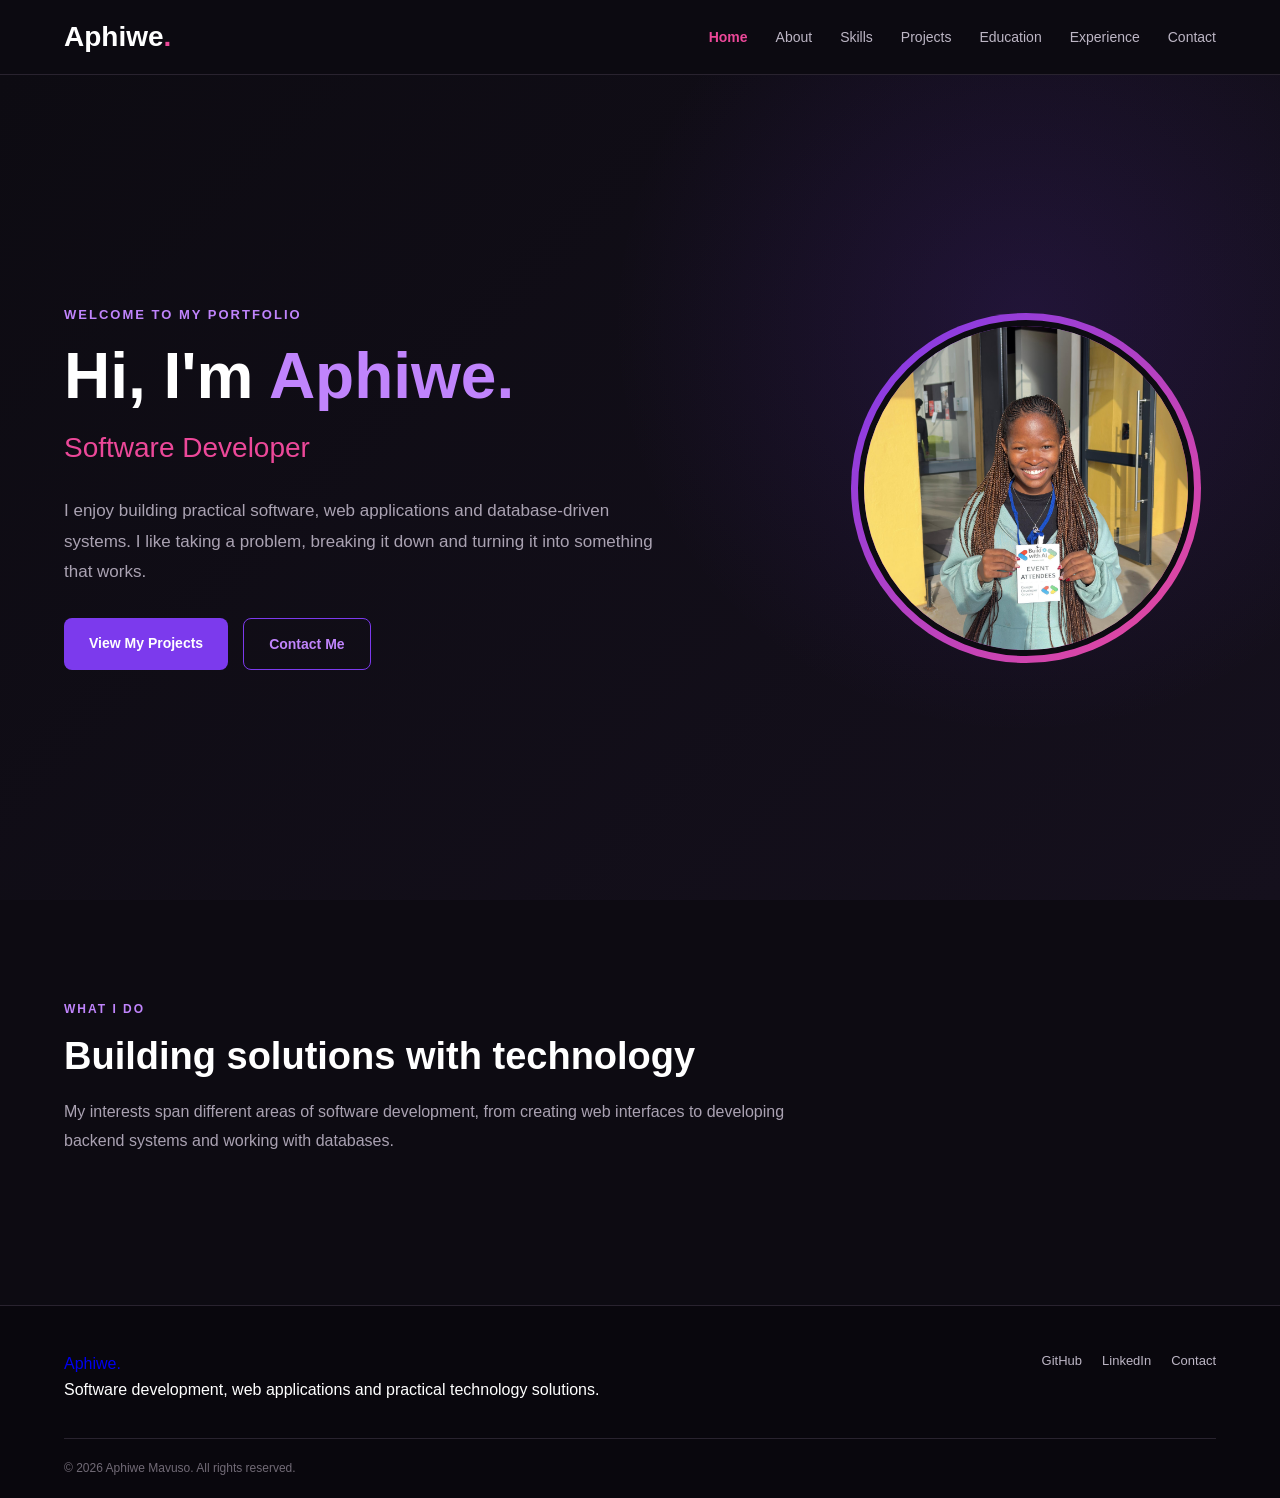
<file: index.html>
<!DOCTYPE html>
<html lang="en">

<head>
    <meta charset="UTF-8">
    <meta name="viewport" content="width=device-width, initial-scale=1.0">

    <title>Aphiwe Mavuso | Portfolio</title>

    <link rel="stylesheet" href="css/style.css">
</head>

<body>

    <!--HEADER  -->
    <header class="site-header">

        <div class="nav-container">

            <a href="index.html" class="logo">
                Aphiwe<span>.</span>
            </a>

            <nav class="navigation">

                <a href="index.html" class="active">Home</a>
                <a href="about.html">About</a>
                <a href="skills.html">Skills</a>
                <a href="projects.html">Projects</a>
                <a href="education.html">Education</a>
                <a href="experience.html">Experience</a>
                <a href="contact.html">Contact</a>

            </nav>

        </div>

    </header>


    <main>

        <!--  HERO -->
        <section class="hero">

            <div class="hero-container">

                <div class="hero-text">

                    <p class="hero-small-text">
                        WELCOME TO MY PORTFOLIO
                    </p>

                    <h1>
                        Hi, I'm <span>Aphiwe.</span>
                    </h1>

                    <h2>
                        Software Developer
                    </h2>

                    <p class="hero-description">
                        I enjoy building practical software, web applications
                        and database-driven systems. I like taking a problem,
                        breaking it down and turning it into something that works.
                    </p>

                    <div class="hero-buttons">

                        <a href="projects.html" class="btn primary-btn">
                            View My Projects
                        </a>

                        <a href="contact.html" class="btn secondary-btn">
                            Contact Me
                        </a>

                    </div>

                </div>


                <div class="hero-image">

                    <div class="image-circle">

                        <img src="img/IMG-20260501-WA0113.jpg"
                             alt="Aphiwe Mavuso">

                    </div>

                </div>

            </div>

        </section>


        <!--  WHAT I DO -->
        <section class="what-i-do">

            <div class="section-container">

                <div class="section-heading">

                    <p class="section-label">
                        WHAT I DO
                    </p>

                    <h2>
                        Building solutions with technology
                    </h2>

                    <p>
                        My interests span different areas of software development,
                        from creating web interfaces to developing backend systems
                        and working with databases.
                    </p>

                </div>


              

            </div>

        </section>

    </main>


    <!--  FOOTER  -->
    <footer class="site-footer">

        <div class="footer-container">

            <div class="footer-left">

                <a href="index.html" class="footer-logo">
                    Aphiwe<span>.</span>
                </a>

                <p>
                    Software development, web applications
                    and practical technology solutions.
                </p>

            </div>


            <div class="footer-links">

                <a href="https://github.com/AphiweNgwane" target="_blank" rel="noopener noreferrer">
                    GitHub
                </a>

                <a href="https://www.linkedin.com/in/aphiwe-mavuso-995a72324/?isSelfProfile=true">
                    LinkedIn
                </a>

                <a href="contact.html">
                    Contact
                </a>

            </div>

        </div>


        <div class="footer-bottom">

            <p>
                © 2026 Aphiwe Mavuso. All rights reserved.
            </p>

        </div>

    </footer>

</body>
</html>
</file>
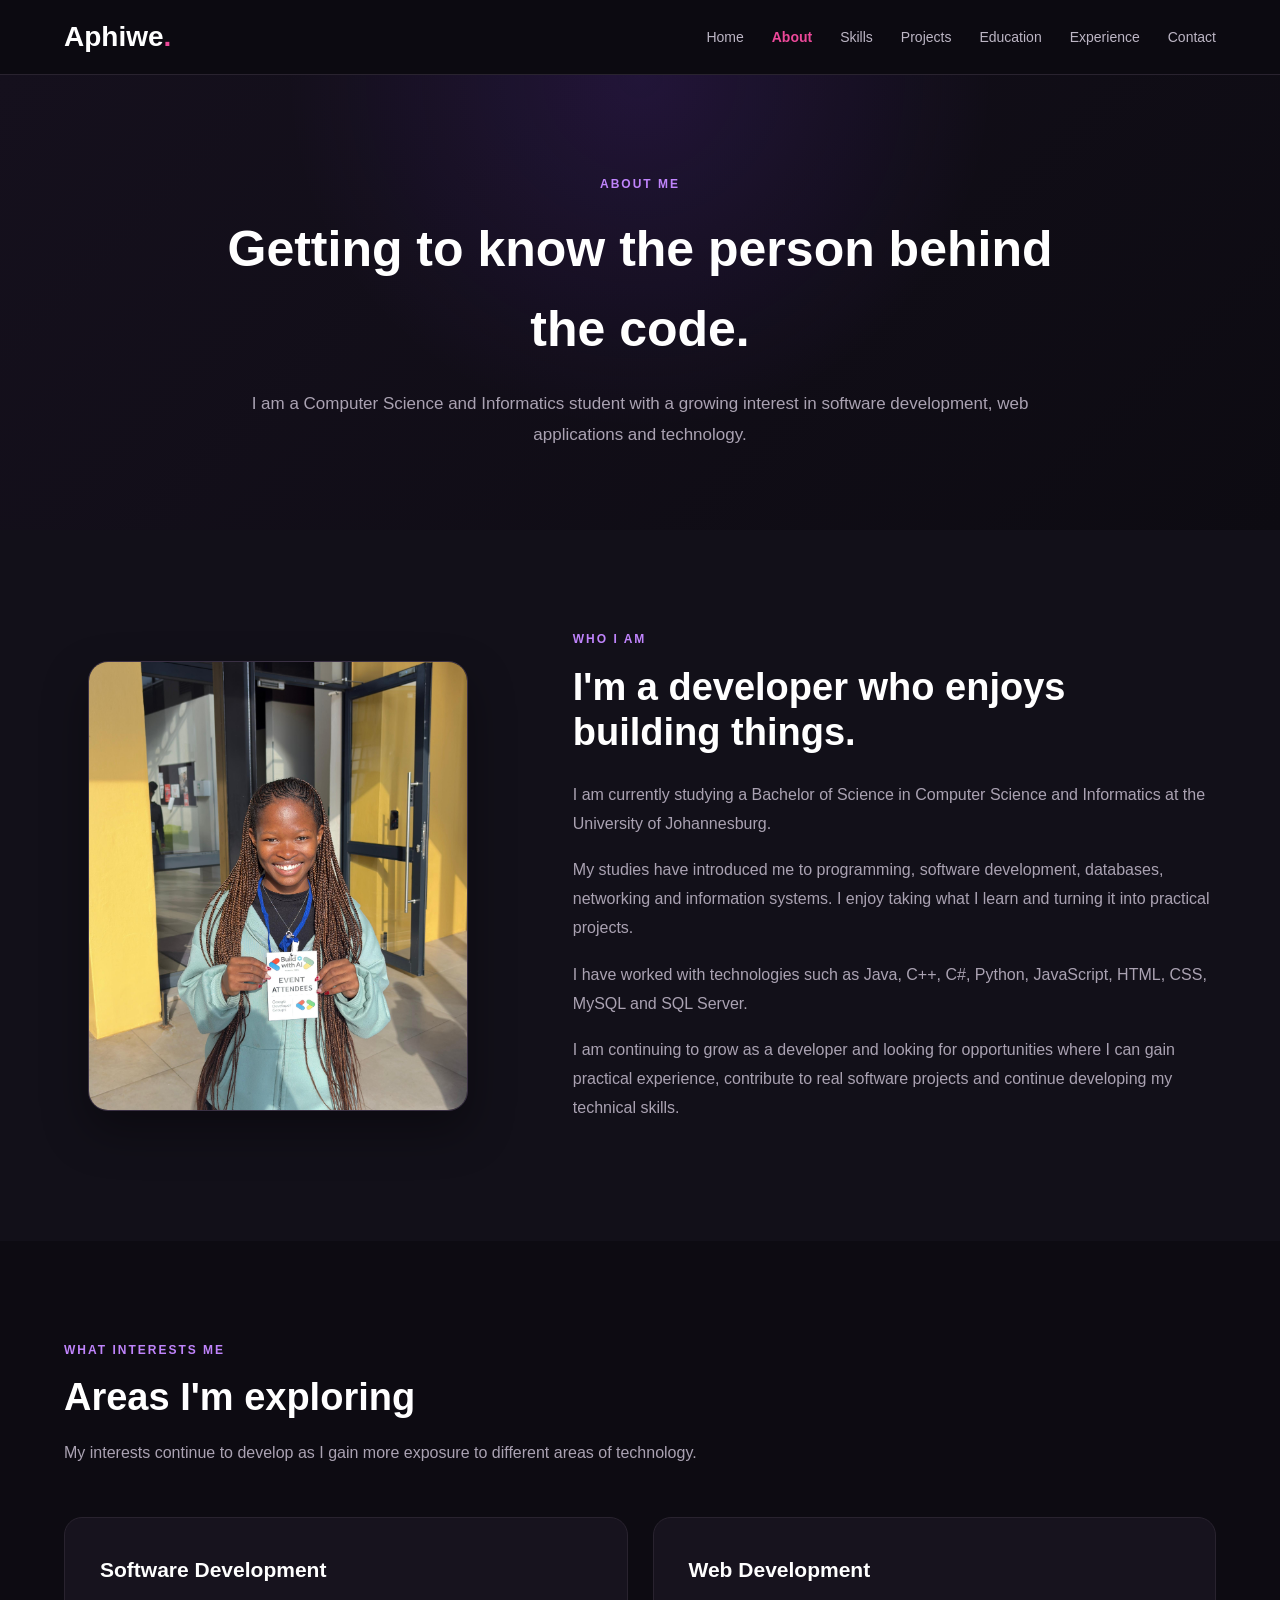
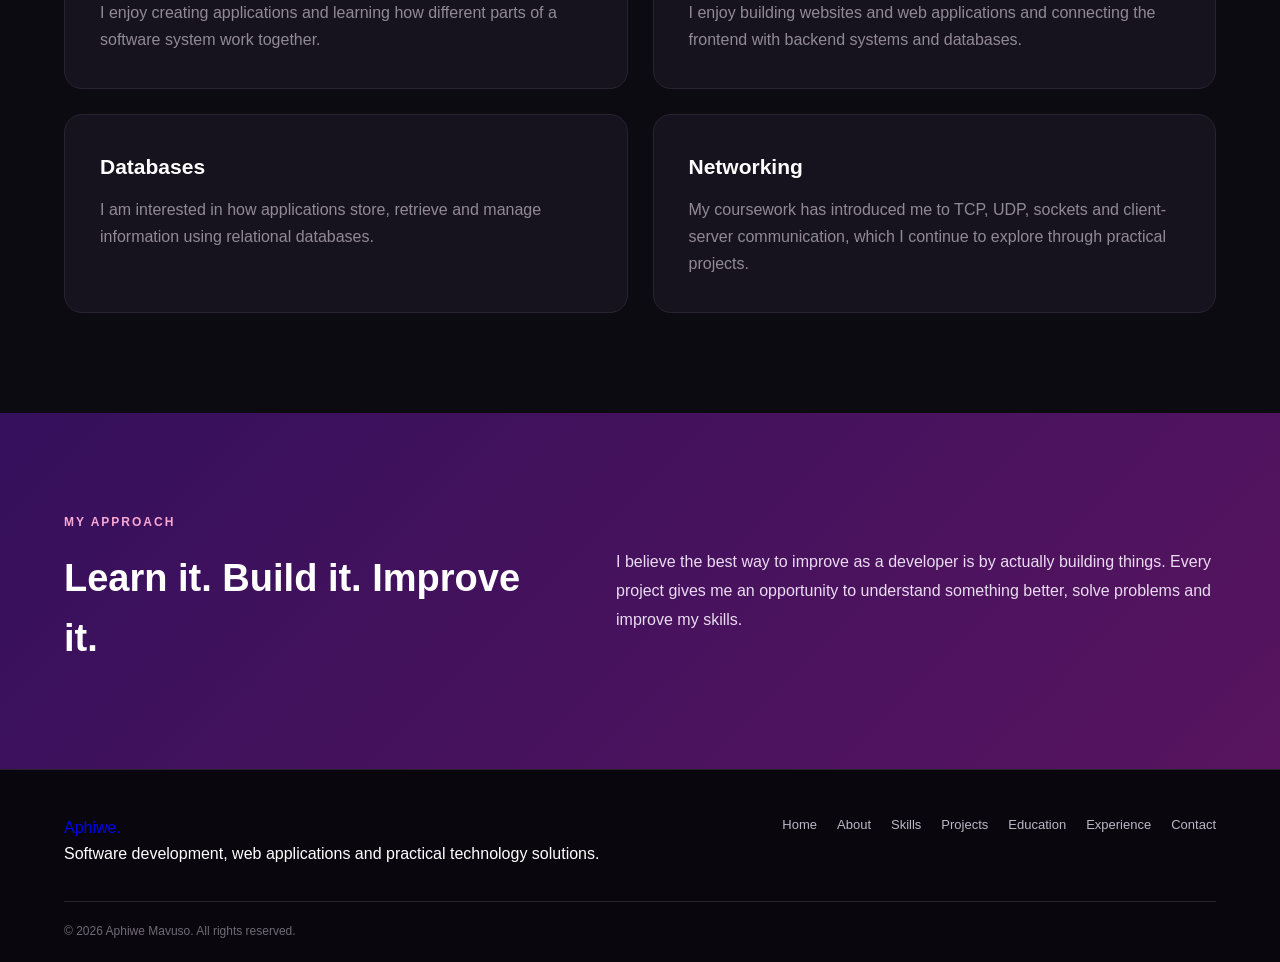
<file: about.html>
<!DOCTYPE html>
<html lang="en">

<head>

    <meta charset="UTF-8">
    <meta name="viewport" content="width=device-width, initial-scale=1.0">

    <title>About | Aphiwe</title>

    <link rel="stylesheet" href="css/style.css">

</head>

<body>

    <!-- Header -->
    <header class="site-header">

        <div class="nav-container">

            <a href="index.html" class="logo">
                Aphiwe<span>.</span>
            </a>

            <nav class="navigation">

                <a href="index.html">Home</a>

                <a href="about.html" class="active">About</a>

                <a href="skills.html">Skills</a>

                <a href="projects.html">Projects</a>

                <a href="education.html">Education</a>

                <a href="experience.html">Experience</a>

                <a href="contact.html">Contact</a>

            </nav>

        </div>

    </header>


    <!-- Main -->
    <main>

        <!-- About Hero -->
        <section class="about-hero">

            <div class="section-container">

                <p class="section-label">
                    ABOUT ME
                </p>

                <h1>
                    Getting to know the person behind the code.
                </h1>

                <p>
                    I am a Computer Science and Informatics student
                    with a growing interest in software development,
                    web applications and technology.
                </p>

            </div>

        </section>


        <!-- About Me -->
        <section class="about-section">

            <div class="section-container">

                <div class="about-grid">

                    <div class="about-image">

                        <img
                            src="img/IMG-20260501-WA0113.jpg"
                            alt="Aphiwe Mavuso"
                        >

                    </div>


                    <div class="about-content">

                        <p class="section-label">
                            WHO I AM
                        </p>

                        <h2>
                            I'm a developer who enjoys building things.
                        </h2>

                        <p>
                            I am currently studying a Bachelor of Science
                            in Computer Science and Informatics at the
                            University of Johannesburg.
                        </p>

                        <p>
                            My studies have introduced me to programming,
                            software development, databases, networking
                            and information systems. I enjoy taking what
                            I learn and turning it into practical projects.
                        </p>

                        <p>
                            I have worked with technologies such as Java,
                            C++, C#, Python, JavaScript, HTML, CSS, MySQL
                            and SQL Server.
                        </p>

                        <p>
                            I am continuing to grow as a developer and
                            looking for opportunities where I can gain
                            practical experience, contribute to real
                            software projects and continue developing
                            my technical skills.
                        </p>

                    </div>

                </div>

            </div>

        </section>


        <!-- What Interests Me -->
        <section class="about-interests">

            <div class="section-container">

                <div class="section-heading">

                    <p class="section-label">
                        WHAT INTERESTS ME
                    </p>

                    <h2>
                        Areas I'm exploring
                    </h2>

                    <p>
                        My interests continue to develop as I gain more
                        exposure to different areas of technology.
                    </p>

                </div>


                <div class="interest-grid">

                    <div class="interest-card">

                        <h3>
                            Software Development
                        </h3>

                        <p>
                            I enjoy creating applications and learning
                            how different parts of a software system
                            work together.
                        </p>

                    </div>


                    <div class="interest-card">

                        <h3>
                            Web Development
                        </h3>

                        <p>
                            I enjoy building websites and web applications
                            and connecting the frontend with backend
                            systems and databases.
                        </p>

                    </div>


                    <div class="interest-card">

                        <h3>
                            Databases
                        </h3>

                        <p>
                            I am interested in how applications store,
                            retrieve and manage information using
                            relational databases.
                        </p>

                    </div>


                    <div class="interest-card">

                        <h3>
                            Networking
                        </h3>

                        <p>
                            My coursework has introduced me to TCP, UDP,
                            sockets and client-server communication,
                            which I continue to explore through practical
                            projects.
                        </p>

                    </div>

                </div>

            </div>

        </section>


        <!-- Personal Approach -->
        <section class="about-approach">

            <div class="section-container">

                <div class="approach-container">

                    <div>

                        <p class="section-label">
                            MY APPROACH
                        </p>

                        <h2>
                            Learn it. Build it. Improve it.
                        </h2>

                    </div>

                    <p>
                        I believe the best way to improve as a developer
                        is by actually building things. Every project
                        gives me an opportunity to understand something
                        better, solve problems and improve my skills.
                    </p>

                </div>

            </div>

        </section>

    </main>


    <!-- Footer -->
    <footer class="site-footer">

        <div class="footer-container">

            <div class="footer-left">

                <a href="index.html" class="footer-logo">
                    Aphiwe<span>.</span>
                </a>

                <p>
                    Software development, web applications
                    and practical technology solutions.
                </p>

            </div>


            <div class="footer-links">

                <a href="index.html">Home</a>

                <a href="about.html">About</a>

                <a href="skills.html">Skills</a>

                <a href="projects.html">Projects</a>

                <a href="education.html">Education</a>

                <a href="experience.html">Experience</a>

                <a href="contact.html">Contact</a>

            </div>

        </div>


        <div class="footer-bottom">

            <p>
                © 2026 Aphiwe Mavuso. All rights reserved.
            </p>

        </div>

    </footer>

</body>

</html>
</file>
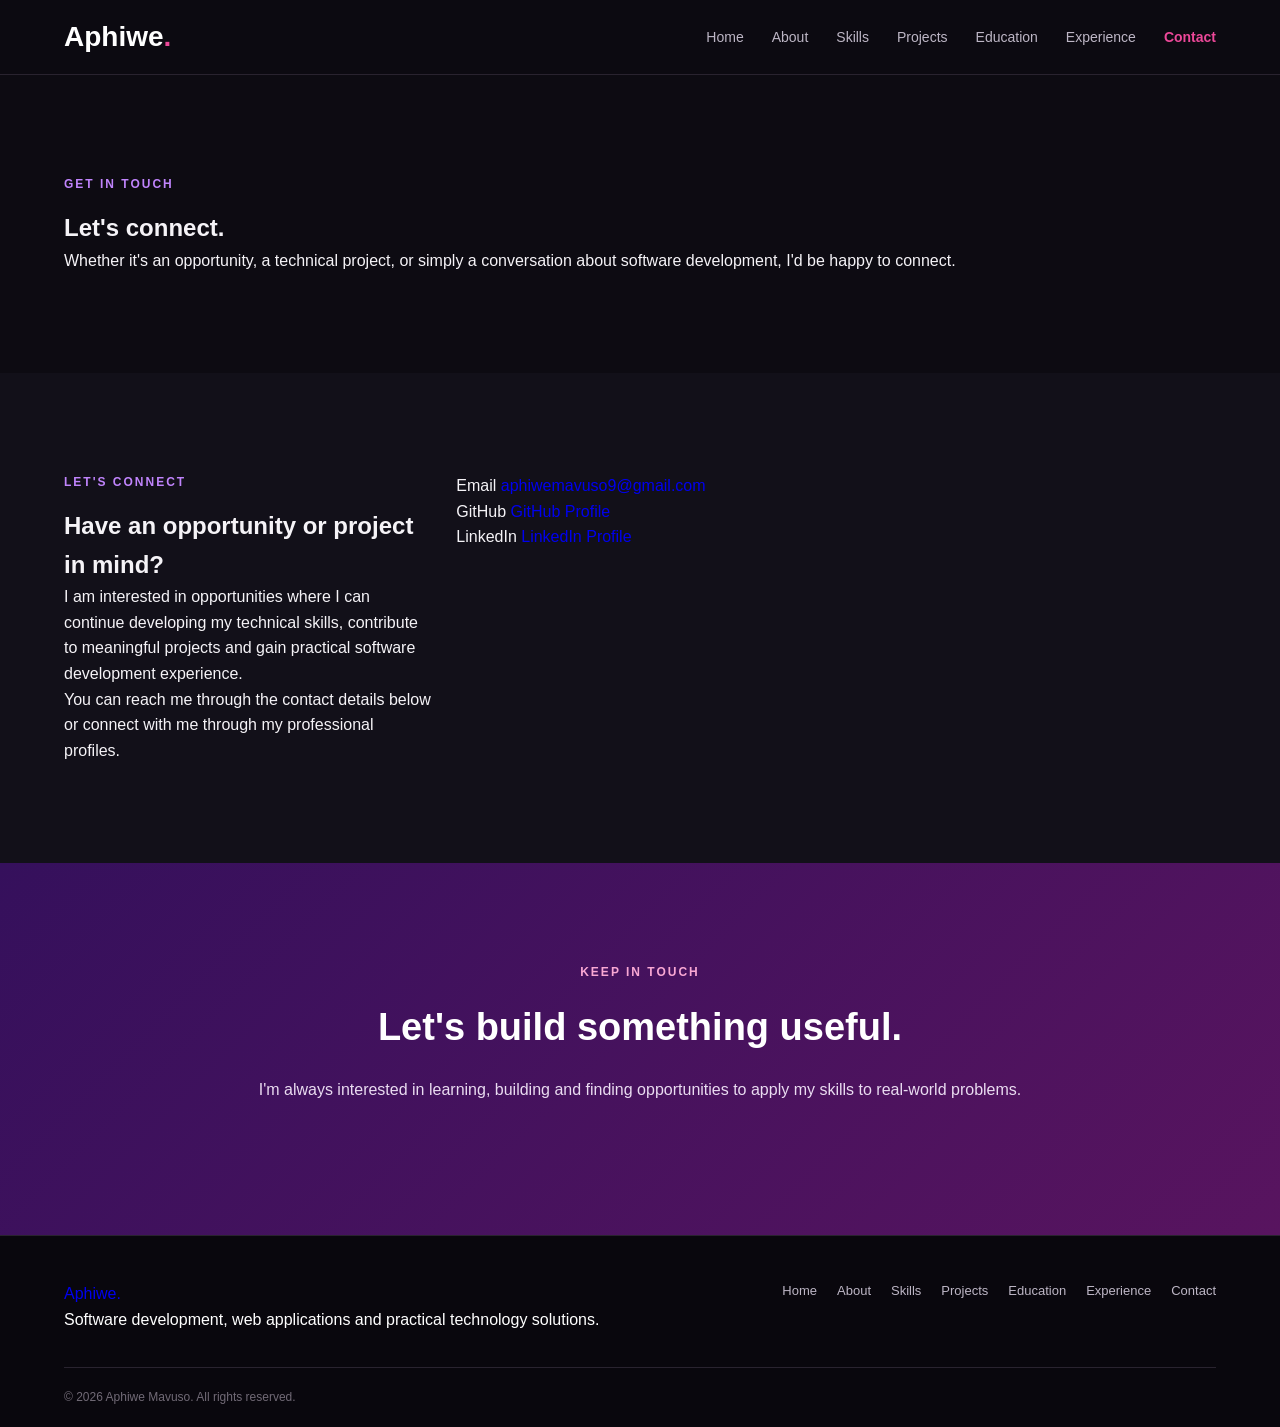
<file: contact.html>
<!DOCTYPE html>
<html lang="en">

<head>

    <meta charset="UTF-8">
    <meta name="viewport" content="width=device-width, initial-scale=1.0">

    <title>Contact | Aphiwe</title>

    <link rel="stylesheet" href="css/style.css">

</head>

<body>

    <!-- Header -->
    <header class="site-header">

        <div class="nav-container">

            <a href="index.html" class="logo">
                Aphiwe<span>.</span>
            </a>

            <nav class="navigation">

                <a href="index.html">Home</a>

                <a href="about.html">About</a>

                <a href="skills.html">Skills</a>

                <a href="projects.html">Projects</a>

                <a href="education.html">Education</a>

                <a href="experience.html">Experience</a>

                <a href="contact.html" class="active">Contact</a>

            </nav>

        </div>

    </header>


    <!-- Main -->
    <main>

        <!-- Contact Hero -->
        <section class="contact-hero">

            <div class="section-container">

                <p class="section-label">
                    GET IN TOUCH
                </p>

                <h1>
                    Let's connect.
                </h1>

                <p>
                    Whether it's an opportunity, a technical project,
                    or simply a conversation about software development,
                    I'd be happy to connect.
                </p>

            </div>

        </section>


        <!-- Contact Section -->
        <section class="contact-section">

            <div class="section-container">

                <div class="contact-grid">

                    <div class="contact-content">

                        <p class="section-label">
                            LET'S CONNECT
                        </p>

                        <h2>
                            Have an opportunity or project in mind?
                        </h2>

                        <p>
                            I am interested in opportunities where I can
                            continue developing my technical skills,
                            contribute to meaningful projects and gain
                            practical software development experience.
                        </p>

                        <p>
                            You can reach me through the contact details
                            below or connect with me through my professional
                            profiles.
                        </p>

                    </div>


                    <div class="contact-details">

                        <div class="contact-item">

                            <span class="contact-label">
                                Email
                            </span>

                            <a href="mailto:your-email@example.com">
                                aphiwemavuso9@gmail.com
                            </a>

                        </div>


                        <div class="contact-item">

                            <span class="contact-label">
                                GitHub
                            </span>

                            <a href="https://github.com/AphiweNgwane" target="_blank" rel="noopener noreferrer">
                                GitHub Profile
                            </a>

                        </div>


                        <div class="contact-item">

                            <span class="contact-label">
                                LinkedIn
                            </span>

                            <a href="https://www.linkedin.com/in/aphiwe-mavuso-995a72324/?isSelfProfile=true" target="_blank" rel="noopener noreferrer">
                                LinkedIn Profile
                            </a>

                        </div>

                    </div>

                </div>

            </div>

        </section>


        <!-- Contact CTA -->
        <section class="home-contact">

            <div class="contact-container">

                <p class="section-label">
                    KEEP IN TOUCH
                </p>

                <h2>
                    Let's build something useful.
                </h2>

                <p>
                    I'm always interested in learning, building and
                    finding opportunities to apply my skills to
                    real-world problems.
                </p>

            </div>

        </section>

    </main>


    <!-- Footer -->
    <footer class="site-footer">

        <div class="footer-container">

            <div class="footer-left">

                <a href="index.html" class="footer-logo">
                    Aphiwe<span>.</span>
                </a>

                <p>
                    Software development, web applications
                    and practical technology solutions.
                </p>

            </div>


            <div class="footer-links">

                <a href="index.html">Home</a>

                <a href="about.html">About</a>

                <a href="skills.html">Skills</a>

                <a href="projects.html">Projects</a>

                <a href="education.html">Education</a>

                <a href="experience.html">Experience</a>

                <a href="contact.html">Contact</a>

            </div>

        </div>


        <div class="footer-bottom">

            <p>
                © 2026 Aphiwe Mavuso. All rights reserved.
            </p>

        </div>

    </footer>

</body>

</html>
</file>
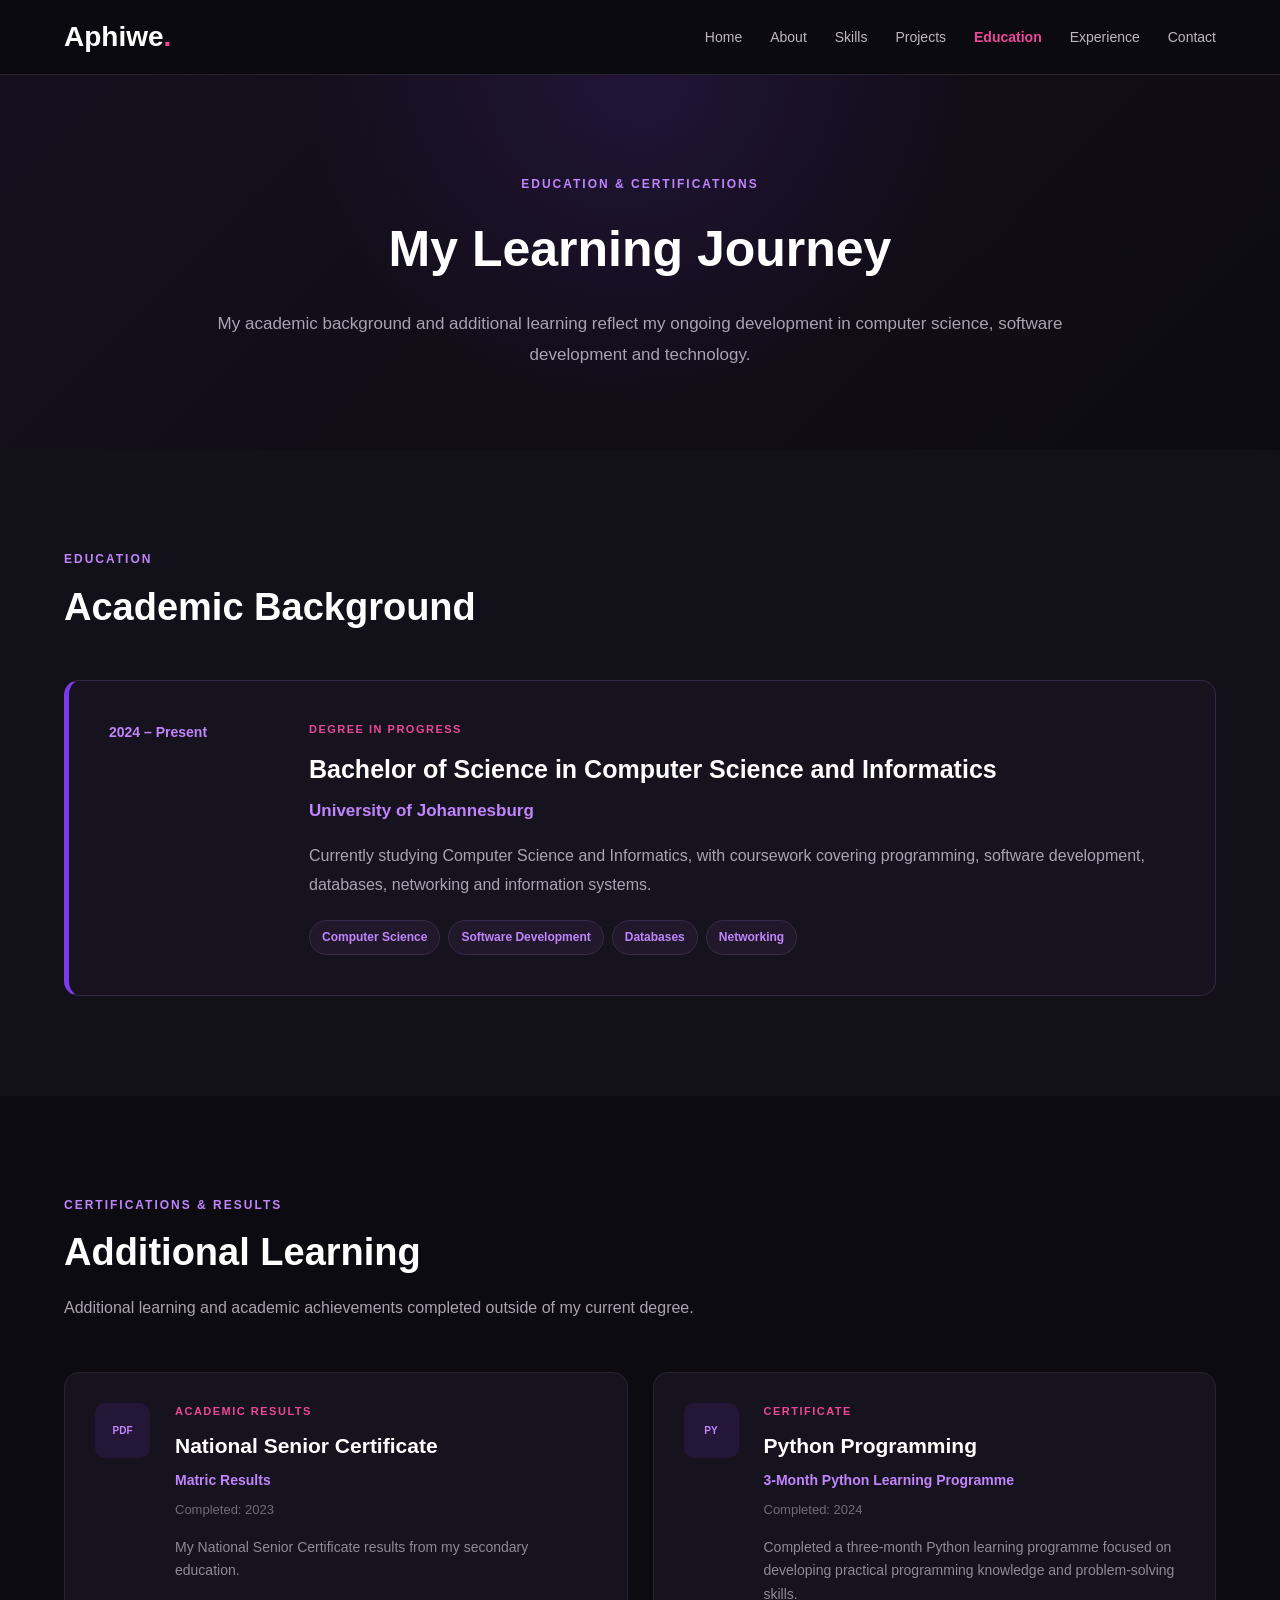
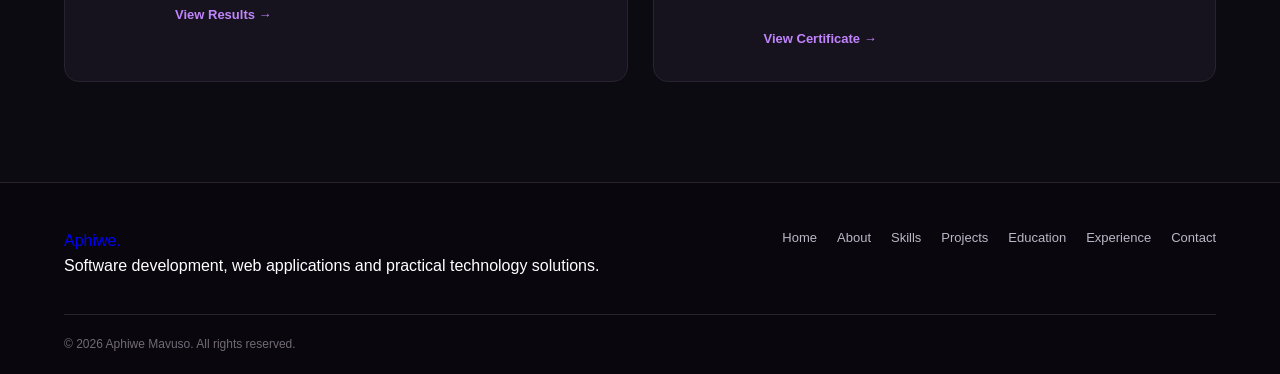
<file: education.html>
<!DOCTYPE html>
<html lang="en">

<head>

    <meta charset="UTF-8">
    <meta name="viewport" content="width=device-width, initial-scale=1.0">

    <title>Education | Aphiwe</title>

    <link rel="stylesheet" href="css/style.css">

</head>

<body>

    <!-- Header -->
    <header class="site-header">

        <div class="nav-container">

            <a href="index.html" class="logo">
                Aphiwe<span>.</span>
            </a>

            <nav class="navigation">

                <a href="index.html">Home</a>

                <a href="about.html">About</a>

                <a href="skills.html">Skills</a>

                <a href="projects.html">Projects</a>

                <a href="education.html" class="active">Education</a>

                <a href="experience.html">Experience</a>

                <a href="contact.html">Contact</a>

            </nav>

        </div>

    </header>


    <!-- Main -->
    <main>

        <!-- Education Hero -->
        <section class="education-hero">

            <div class="section-container">

                <p class="section-label">
                    EDUCATION & CERTIFICATIONS
                </p>

                <h1>
                    My Learning Journey
                </h1>

                <p>
                    My academic background and additional learning
                    reflect my ongoing development in computer science,
                    software development and technology.
                </p>

            </div>

        </section>


        <!-- Academic Background -->
        <section class="education-section">

            <div class="section-container">

                <div class="section-heading">

                    <p class="section-label">
                        EDUCATION
                    </p>

                    <h2>
                        Academic Background
                    </h2>

                </div>


                <div class="education-card">

                    <div class="education-date">
                        2024 – Present
                    </div>


                    <div class="education-content">

                        <p class="education-type">
                            DEGREE IN PROGRESS
                        </p>

                        <h3>
                            Bachelor of Science in Computer Science and Informatics
                        </h3>

                        <h4>
                            University of Johannesburg
                        </h4>

                        <p>
                            Currently studying Computer Science and Informatics,
                            with coursework covering programming, software
                            development, databases, networking and information
                            systems.
                        </p>


                        <div class="education-tags">

                            <span>Computer Science</span>
                            <span>Software Development</span>
                            <span>Databases</span>
                            <span>Networking</span>

                        </div>

                    </div>

                </div>

            </div>

        </section>


        <!-- Certifications -->
        <section class="certifications-section">

            <div class="section-container">

                <div class="section-heading">

                    <p class="section-label">
                        CERTIFICATIONS & RESULTS
                    </p>

                    <h2>
                        Additional Learning
                    </h2>

                    <p>
                        Additional learning and academic achievements
                        completed outside of my current degree.
                    </p>

                </div>


                <div class="certification-grid">

                    <!-- Matric Results -->
                    <div class="certification-card">

                        <div class="certificate-icon">
                            PDF
                        </div>

                        <div class="certificate-content">

                            <p class="certificate-status">
                                ACADEMIC RESULTS
                            </p>

                            <h3>
                                National Senior Certificate
                            </h3>

                            <h4>
                                Matric Results
                            </h4>

                            <p class="certificate-date">
                                Completed: 2023
                            </p>

                            <p>
                                My National Senior Certificate results
                                from my secondary education.
                            </p>

                            <a href="img/Matric results .pdf"
                               class="certificate-link"
                               target="_blank"
                               rel="noopener noreferrer">
                                View Results →
                            </a>

                        </div>

                    </div>


                    <!-- Python Certificate -->
                    <div class="certification-card">

                        <div class="certificate-icon">
                            PY
                        </div>

                        <div class="certificate-content">

                            <p class="certificate-status">
                                CERTIFICATE
                            </p>

                            <h3>
                                Python Programming
                            </h3>

                            <h4>
                                3-Month Python Learning Programme
                            </h4>

                            <p class="certificate-date">
                                Completed: 2024
                            </p>

                            <p>
                                Completed a three-month Python learning
                                programme focused on developing practical
                                programming knowledge and problem-solving
                                skills.
                            </p>

                            <a href="img/JBS-GL-630_Aphiwe_Mavuso 2.pdf"
                               class="certificate-link"
                               target="_blank"
                               rel="noopener noreferrer">
                                View Certificate →
                            </a>

                        </div>

                    </div>

                </div>

            </div>

        </section>


    

    </main>


    <!-- Footer -->
    <footer class="site-footer">

        <div class="footer-container">

            <div class="footer-left">

                <a href="index.html" class="footer-logo">
                    Aphiwe<span>.</span>
                </a>

                <p>
                    Software development, web applications
                    and practical technology solutions.
                </p>

            </div>


            <div class="footer-links">

                <a href="index.html">Home</a>

                <a href="about.html">About</a>

                <a href="skills.html">Skills</a>

                <a href="projects.html">Projects</a>

                <a href="education.html">Education</a>

                <a href="experience.html">Experience</a>

                <a href="contact.html">Contact</a>

            </div>

        </div>


        <div class="footer-bottom">

            <p>
                © 2026 Aphiwe Mavuso. All rights reserved.
            </p>

        </div>

    </footer>

</body>

</html>
</file>
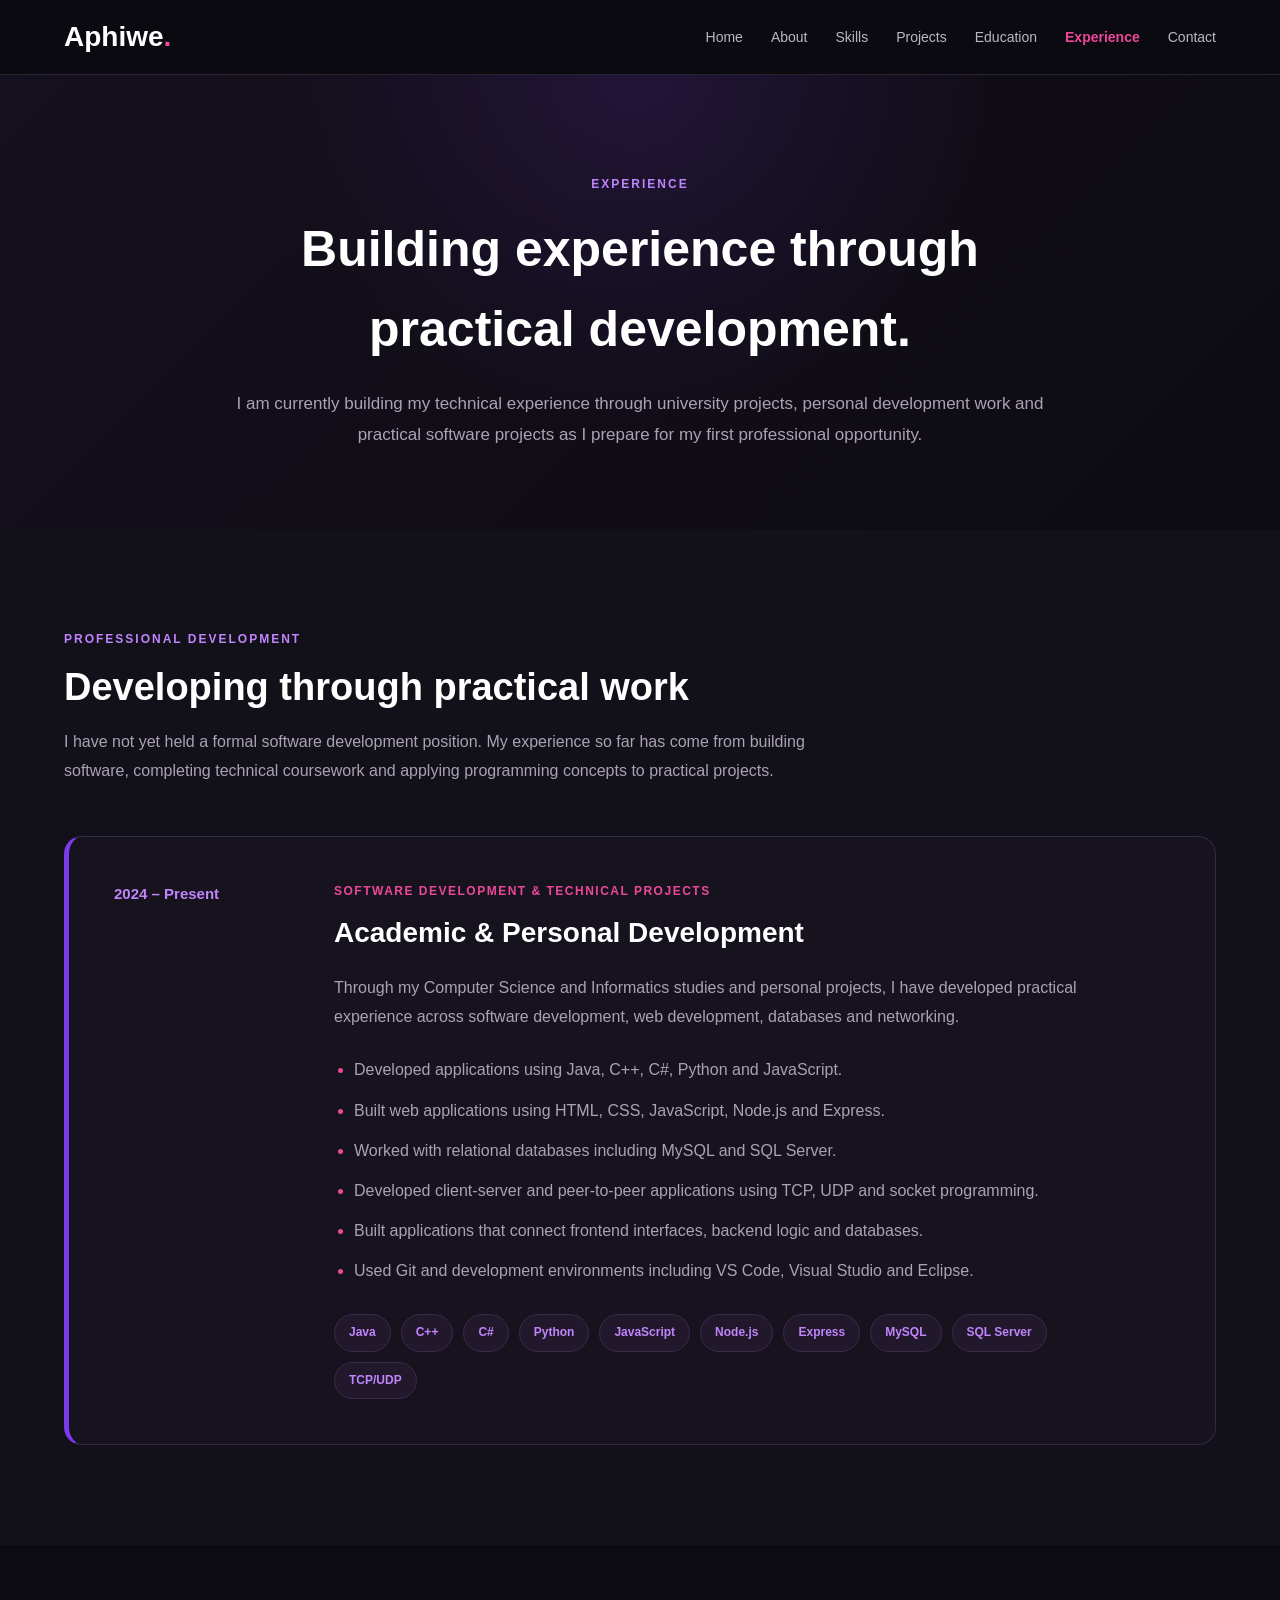
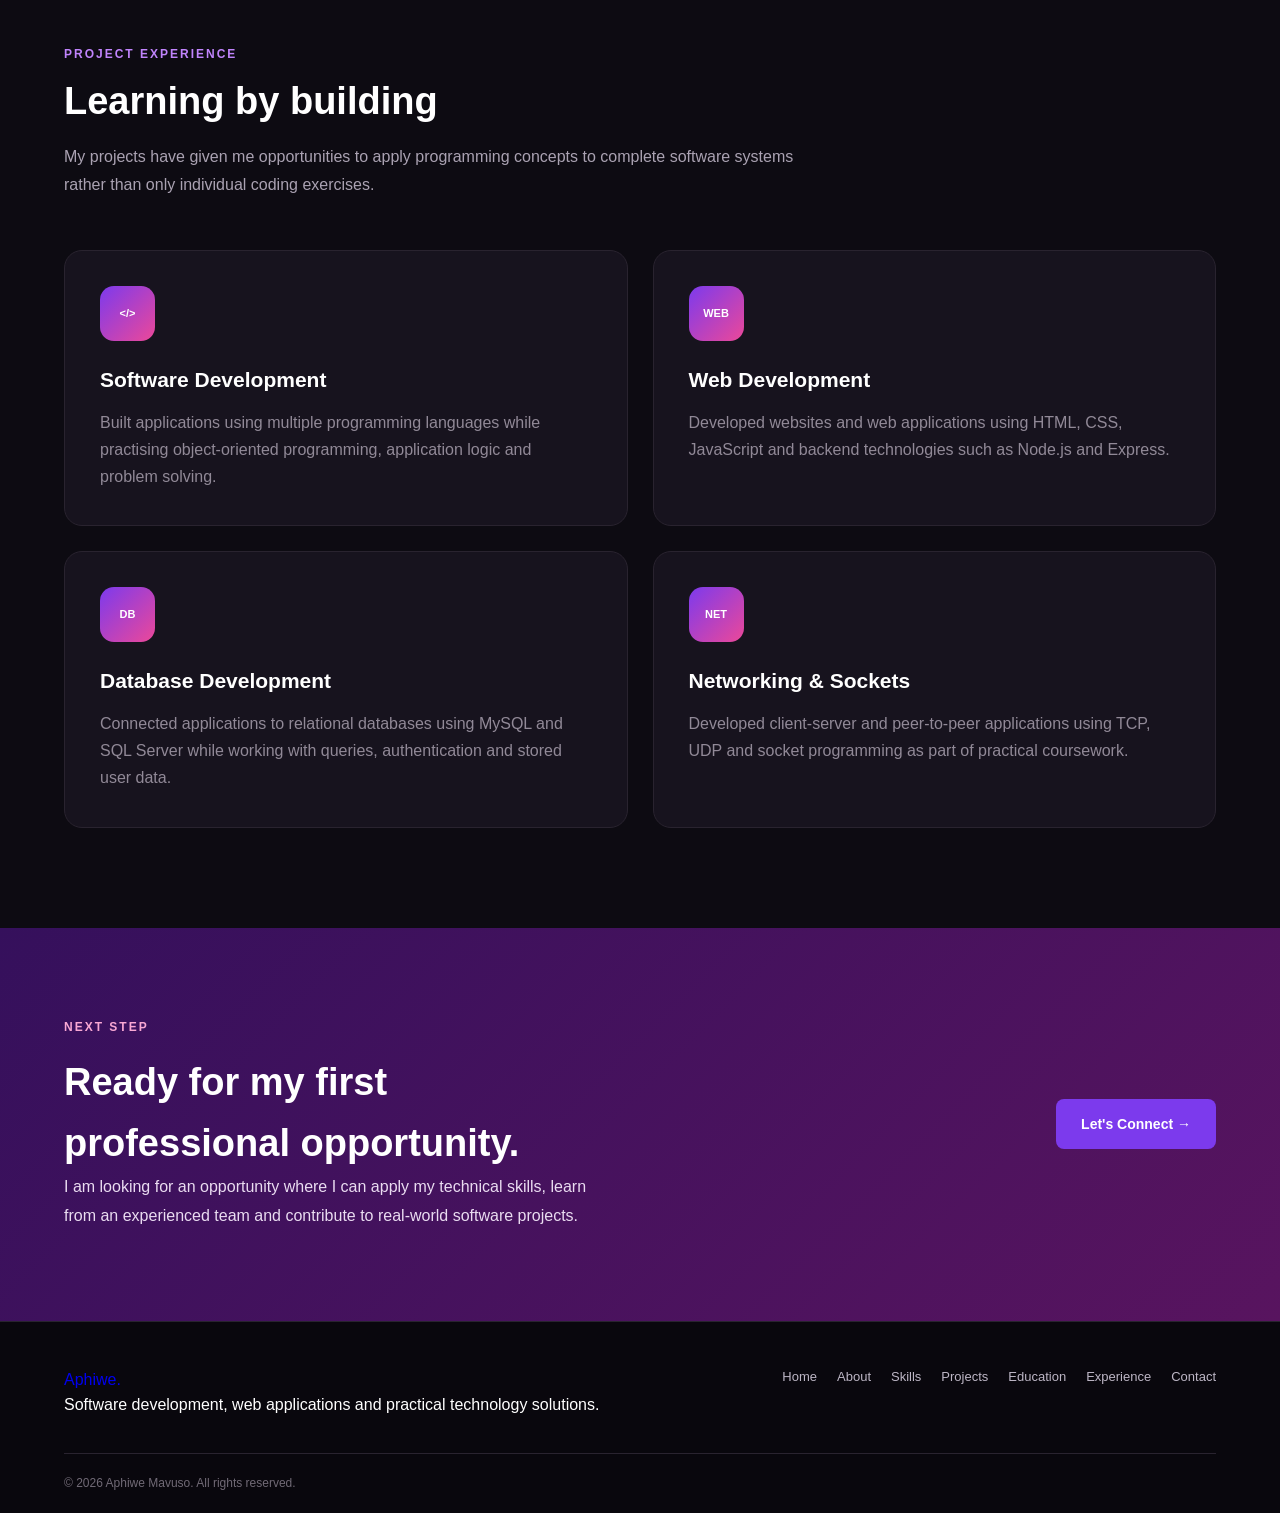
<file: experience.html>
<!DOCTYPE html>
<html lang="en">

<head>

    <meta charset="UTF-8">
    <meta name="viewport" content="width=device-width, initial-scale=1.0">

    <title>Experience | Aphiwe</title>

    <link rel="stylesheet" href="css/style.css">

</head>

<body>

    <!-- Header -->
    <header class="site-header">

        <div class="nav-container">

            <a href="index.html" class="logo">
                Aphiwe<span>.</span>
            </a>

            <nav class="navigation">

                <a href="index.html">Home</a>

                <a href="about.html">About</a>

                <a href="skills.html">Skills</a>

                <a href="projects.html">Projects</a>

                <a href="education.html">Education</a>

                <a href="experience.html" class="active">Experience</a>

                <a href="contact.html">Contact</a>

            </nav>

        </div>

    </header>


    <!-- Main -->
    <main>

        <!-- Experience Hero -->
        <section class="experience-hero">

            <div class="section-container">

                <p class="section-label">
                    EXPERIENCE
                </p>

                <h1>
                    Building experience through practical development.
                </h1>

                <p>
                    I am currently building my technical experience through
                    university projects, personal development work and
                    practical software projects as I prepare for my first
                    professional opportunity.
                </p>

            </div>

        </section>


        <!-- Professional Development -->
        <section class="experience-section">

            <div class="section-container">

                <div class="section-heading">

                    <p class="section-label">
                        PROFESSIONAL DEVELOPMENT
                    </p>

                    <h2>
                        Developing through practical work
                    </h2>

                    <p>
                        I have not yet held a formal software development
                        position. My experience so far has come from
                        building software, completing technical coursework
                        and applying programming concepts to practical
                        projects.
                    </p>

                </div>


                <div class="experience-card">

                    <div class="experience-date">
                        2024 – Present
                    </div>


                    <div class="experience-content">

                        <p class="experience-type">
                            SOFTWARE DEVELOPMENT & TECHNICAL PROJECTS
                        </p>

                        <h3>
                            Academic & Personal Development
                        </h3>

                        <p>
                            Through my Computer Science and Informatics
                            studies and personal projects, I have developed
                            practical experience across software development,
                            web development, databases and networking.
                        </p>

                        <ul class="experience-list">

                            <li>
                                Developed applications using Java, C++,
                                C#, Python and JavaScript.
                            </li>

                            <li>
                                Built web applications using HTML, CSS,
                                JavaScript, Node.js and Express.
                            </li>

                            <li>
                                Worked with relational databases including
                                MySQL and SQL Server.
                            </li>

                            <li>
                                Developed client-server and peer-to-peer
                                applications using TCP, UDP and socket
                                programming.
                            </li>

                            <li>
                                Built applications that connect frontend
                                interfaces, backend logic and databases.
                            </li>

                            <li>
                                Used Git and development environments
                                including VS Code, Visual Studio and Eclipse.
                            </li>

                        </ul>


                        <div class="experience-tags">

                            <span>Java</span>
                            <span>C++</span>
                            <span>C#</span>
                            <span>Python</span>
                            <span>JavaScript</span>
                            <span>Node.js</span>
                            <span>Express</span>
                            <span>MySQL</span>
                            <span>SQL Server</span>
                            <span>TCP/UDP</span>

                        </div>

                    </div>

                </div>

            </div>

        </section>


        <!-- Project Experience -->
        <section class="project-experience">

            <div class="section-container">

                <div class="section-heading">

                    <p class="section-label">
                        PROJECT EXPERIENCE
                    </p>

                    <h2>
                        Learning by building
                    </h2>

                    <p>
                        My projects have given me opportunities to apply
                        programming concepts to complete software systems
                        rather than only individual coding exercises.
                    </p>

                </div>


                <div class="experience-grid">

                    <div class="experience-item">

                        <div class="experience-icon">
                            &lt;/&gt;
                        </div>

                        <h3>
                            Software Development
                        </h3>

                        <p>
                            Built applications using multiple programming
                            languages while practising object-oriented
                            programming, application logic and problem solving.
                        </p>

                    </div>


                    <div class="experience-item">

                        <div class="experience-icon">
                            WEB
                        </div>

                        <h3>
                            Web Development
                        </h3>

                        <p>
                            Developed websites and web applications using
                            HTML, CSS, JavaScript and backend technologies
                            such as Node.js and Express.
                        </p>

                    </div>


                    <div class="experience-item">

                        <div class="experience-icon">
                            DB
                        </div>

                        <h3>
                            Database Development
                        </h3>

                        <p>
                            Connected applications to relational databases
                            using MySQL and SQL Server while working with
                            queries, authentication and stored user data.
                        </p>

                    </div>


                    <div class="experience-item">

                        <div class="experience-icon">
                            NET
                        </div>

                        <h3>
                            Networking & Sockets
                        </h3>

                        <p>
                            Developed client-server and peer-to-peer
                            applications using TCP, UDP and socket
                            programming as part of practical coursework.
                        </p>

                    </div>

                </div>

            </div>

        </section>


        <!-- First Opportunity -->
        <section class="experience-cta">

            <div class="section-container">

                <div class="cta-container">

                    <div>

                        <p class="section-label">
                            NEXT STEP
                        </p>

                        <h2>
                            Ready for my first professional opportunity.
                        </h2>

                        <p>
                            I am looking for an opportunity where I can
                            apply my technical skills, learn from an
                            experienced team and contribute to real-world
                            software projects.
                        </p>

                    </div>


                    <a href="contact.html" class="btn primary-btn">
                        Let's Connect →
                    </a>

                </div>

            </div>

        </section>

    </main>


    <!-- Footer -->
    <footer class="site-footer">

        <div class="footer-container">

            <div class="footer-left">

                <a href="index.html" class="footer-logo">
                    Aphiwe<span>.</span>
                </a>

                <p>
                    Software development, web applications
                    and practical technology solutions.
                </p>

            </div>


            <div class="footer-links">

                <a href="index.html">Home</a>

                <a href="about.html">About</a>

                <a href="skills.html">Skills</a>

                <a href="projects.html">Projects</a>

                <a href="education.html">Education</a>

                <a href="experience.html">Experience</a>

                <a href="contact.html">Contact</a>

            </div>

        </div>


        <div class="footer-bottom">

            <p>
                © 2026 Aphiwe Mavuso. All rights reserved.
            </p>

        </div>

    </footer>

</body>

</html>
</file>
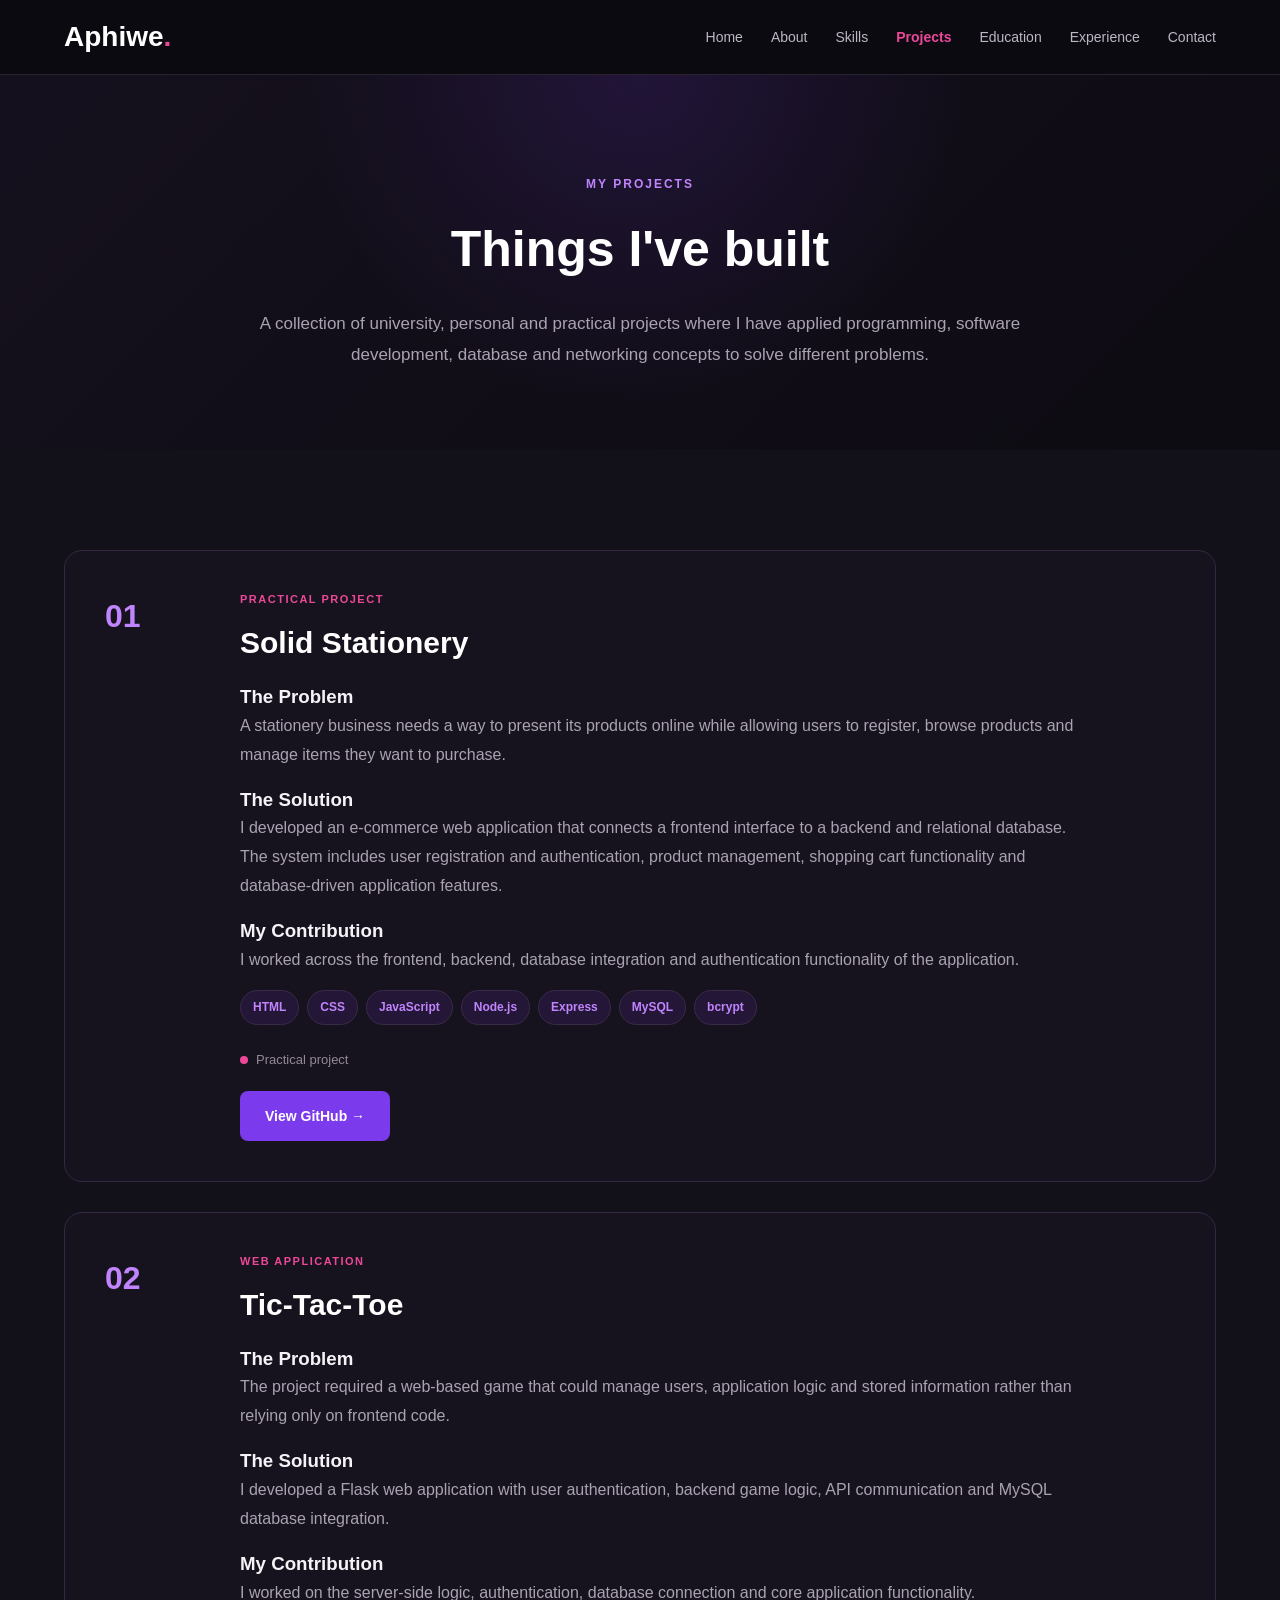
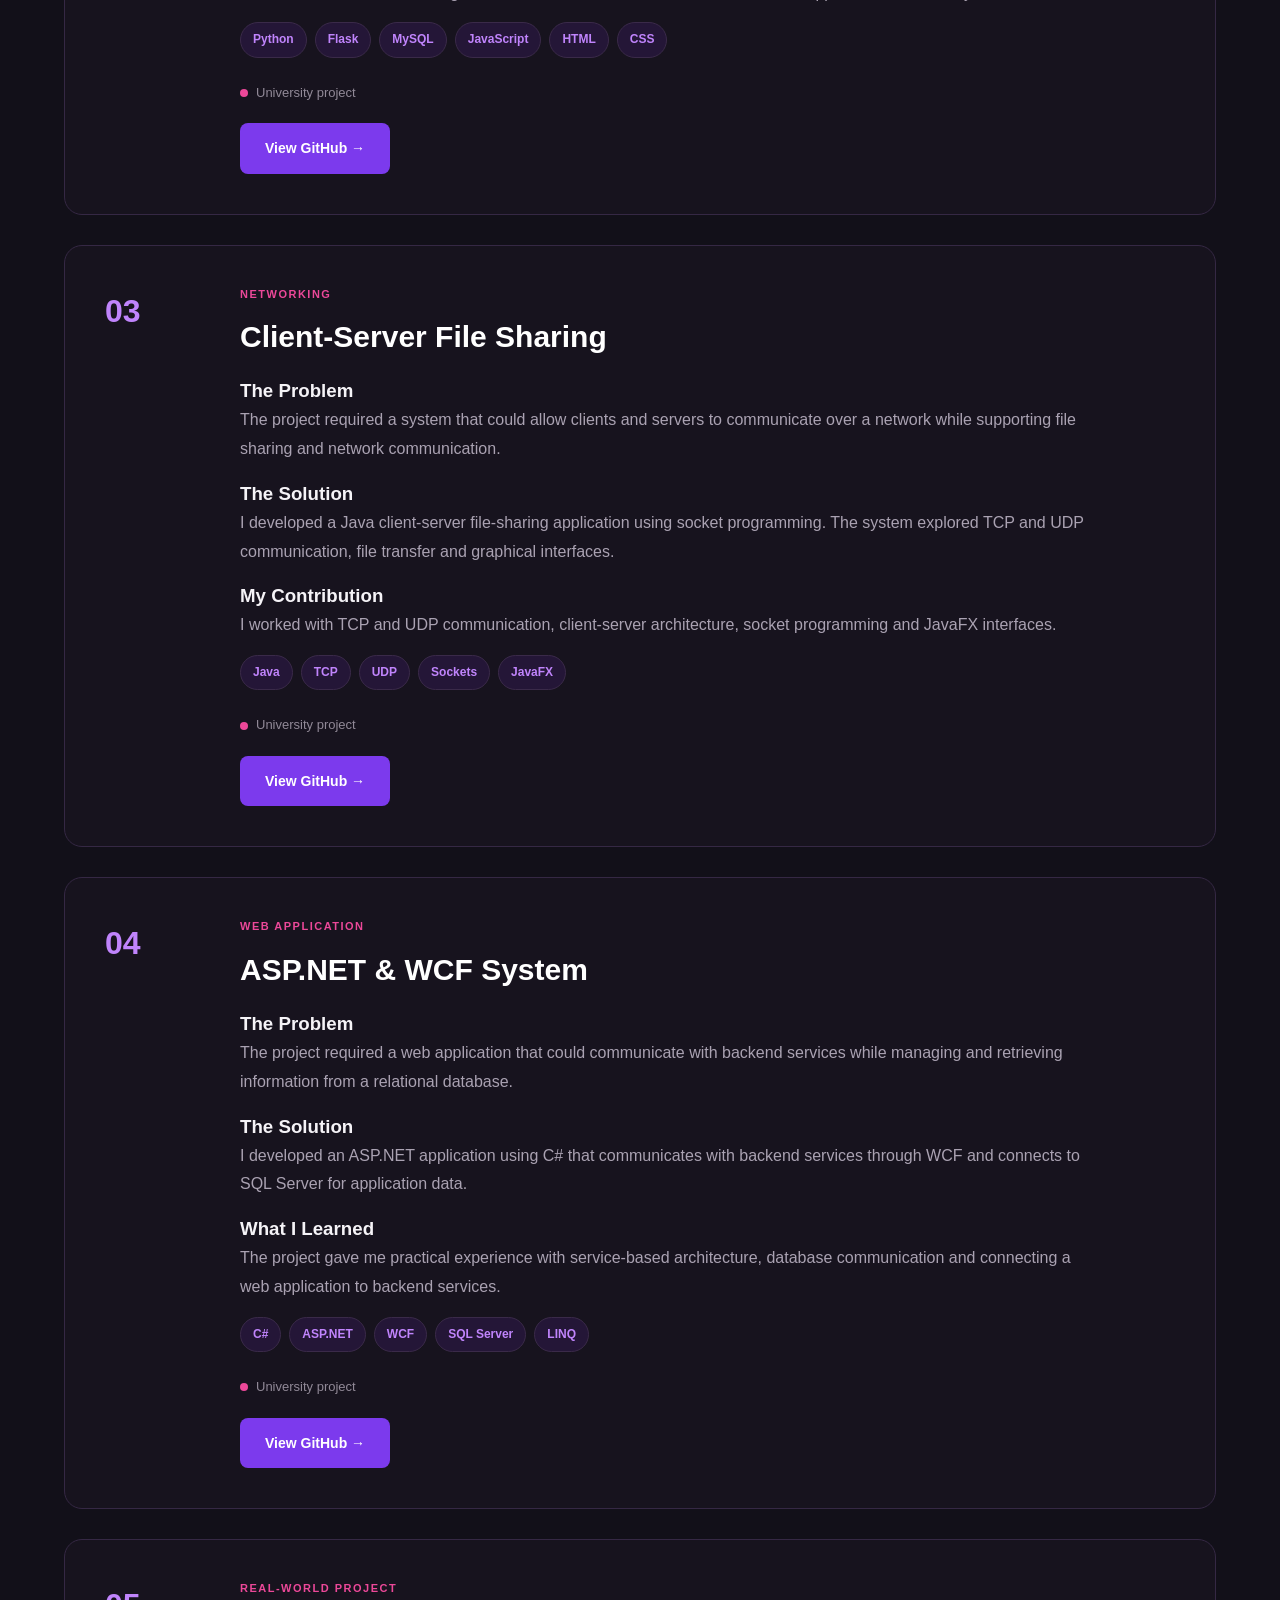
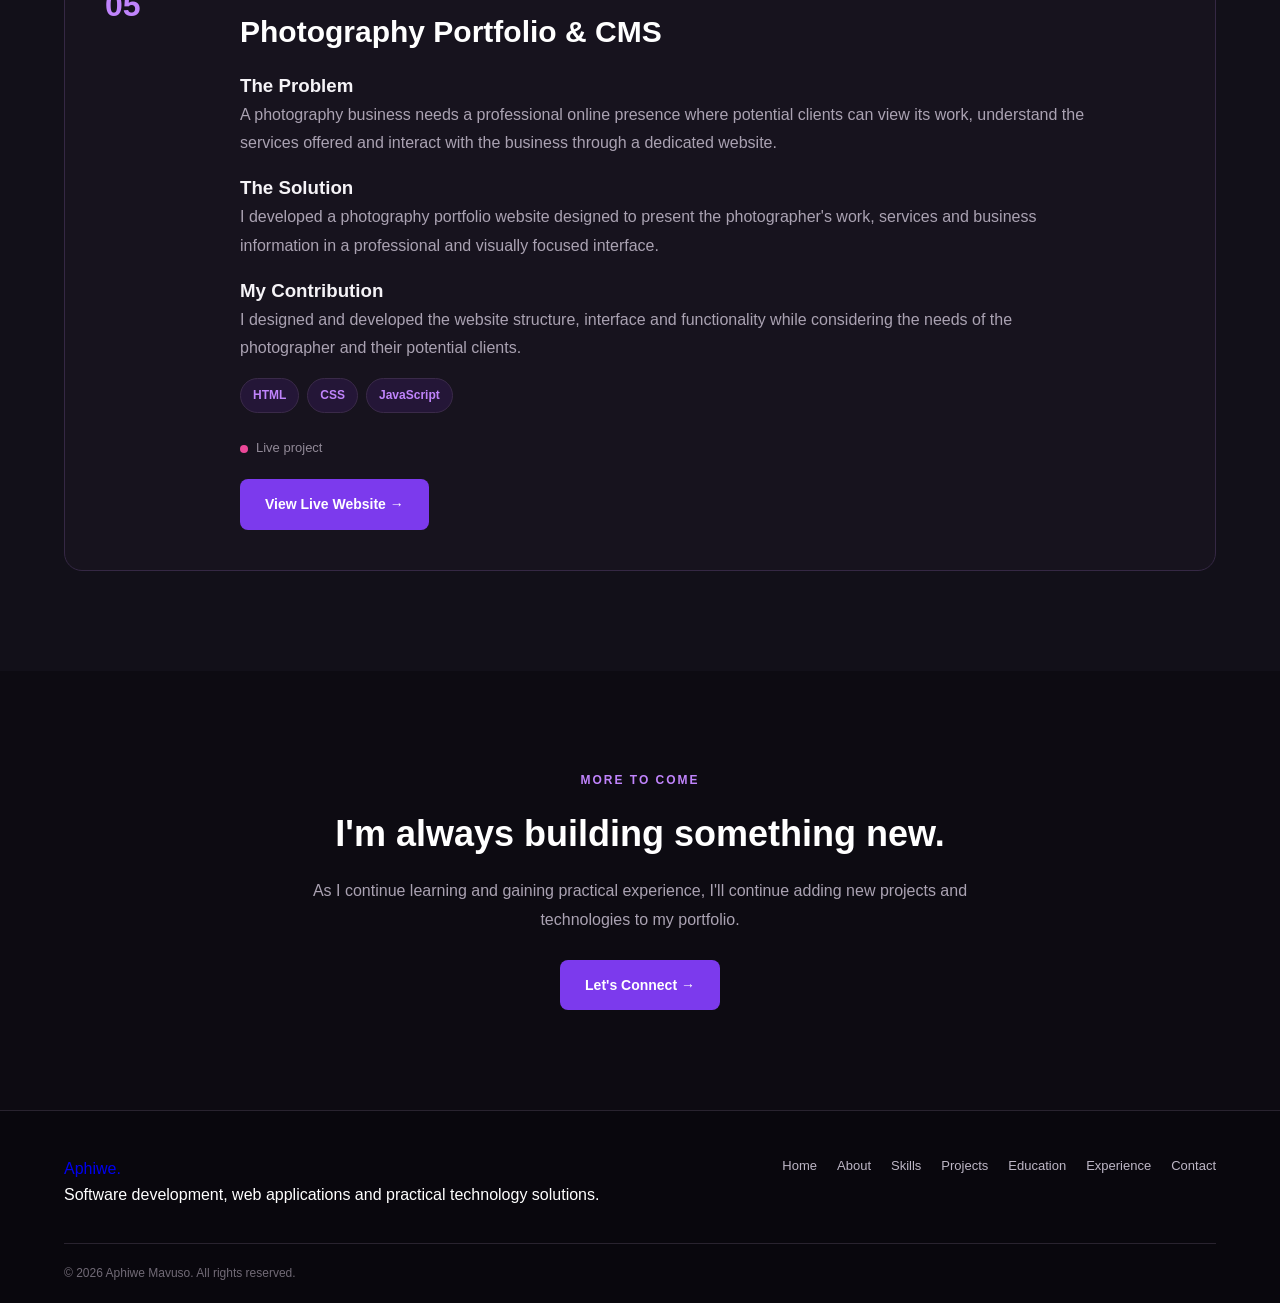
<file: projects.html>
<!DOCTYPE html>
<html lang="en">

<head>

    <meta charset="UTF-8">
    <meta name="viewport" content="width=device-width, initial-scale=1.0">

    <title>Projects | Aphiwe</title>

    <link rel="stylesheet" href="css/style.css">

</head>

<body>

    <!-- Header -->
    <header class="site-header">

        <div class="nav-container">

            <a href="index.html" class="logo">
                Aphiwe<span>.</span>
            </a>

            <nav class="navigation">

                <a href="index.html">Home</a>

                <a href="about.html">About</a>

                <a href="skills.html">Skills</a>

                <a href="projects.html" class="active">Projects</a>

                <a href="education.html">Education</a>

                <a href="experience.html">Experience</a>

                <a href="contact.html">Contact</a>

            </nav>

        </div>

    </header>


    <!-- Main -->
    <main>

        <!-- Projects Hero -->
        <section class="projects-hero">

            <div class="section-container">

                <p class="section-label">
                    MY PROJECTS
                </p>

                <h1>
                    Things I've built
                </h1>

                <p>
                    A collection of university, personal and practical
                    projects where I have applied programming, software
                    development, database and networking concepts to
                    solve different problems.
                </p>

            </div>

        </section>


        <!-- Projects -->
        <section class="projects-section">

            <div class="section-container">

                <div class="project-list">

                    <!-- Solid Stationery -->
                    <article class="project-detail-card">

                        <div class="project-detail-number">
                            01
                        </div>


                        <div class="project-detail-content">

                            <p class="project-category">
                                PRACTICAL PROJECT
                            </p>

                            <h2>
                                Solid Stationery
                            </h2>

                            <h3>
                                The Problem
                            </h3>

                            <p>
                                A stationery business needs a way to present
                                its products online while allowing users to
                                register, browse products and manage items
                                they want to purchase.
                            </p>

                            <h3>
                                The Solution
                            </h3>

                            <p>
                                I developed an e-commerce web application
                                that connects a frontend interface to a
                                backend and relational database. The system
                                includes user registration and authentication,
                                product management, shopping cart functionality
                                and database-driven application features.
                            </p>

                            <h3>
                                My Contribution
                            </h3>

                            <p>
                                I worked across the frontend, backend,
                                database integration and authentication
                                functionality of the application.
                            </p>


                            <div class="project-technologies">

                                <span>HTML</span>
                                <span>CSS</span>
                                <span>JavaScript</span>
                                <span>Node.js</span>
                                <span>Express</span>
                                <span>MySQL</span>
                                <span>bcrypt</span>

                            </div>


                            <div class="project-status">
                                <span class="status-dot"></span>
                                Practical project
                            </div>


                            <div class="project-actions">

                                <a href="https://github.com/"
                                   target="_blank"
                                   rel="noopener noreferrer"
                                   class="btn primary-btn">
                                    View GitHub →
                                </a>

                            </div>

                        </div>

                    </article>


                    <!-- Tic Tac Toe -->
                    <article class="project-detail-card">

                        <div class="project-detail-number">
                            02
                        </div>


                        <div class="project-detail-content">

                            <p class="project-category">
                                WEB APPLICATION
                            </p>

                            <h2>
                                Tic-Tac-Toe
                            </h2>

                            <h3>
                                The Problem
                            </h3>

                            <p>
                                The project required a web-based game that
                                could manage users, application logic and
                                stored information rather than relying only
                                on frontend code.
                            </p>

                            <h3>
                                The Solution
                            </h3>

                            <p>
                                I developed a Flask web application with
                                user authentication, backend game logic,
                                API communication and MySQL database
                                integration.
                            </p>

                            <h3>
                                My Contribution
                            </h3>

                            <p>
                                I worked on the server-side logic,
                                authentication, database connection and
                                core application functionality.
                            </p>


                            <div class="project-technologies">

                                <span>Python</span>
                                <span>Flask</span>
                                <span>MySQL</span>
                                <span>JavaScript</span>
                                <span>HTML</span>
                                <span>CSS</span>

                            </div>


                            <div class="project-status">
                                <span class="status-dot"></span>
                                University project
                            </div>


                            <div class="project-actions">

                                <a href="https://github.com/"
                                   target="_blank"
                                   rel="noopener noreferrer"
                                   class="btn primary-btn">
                                    View GitHub →
                                </a>

                            </div>

                        </div>

                    </article>


                    <!-- Client Server File Sharing -->
                    <article class="project-detail-card">

                        <div class="project-detail-number">
                            03
                        </div>


                        <div class="project-detail-content">

                            <p class="project-category">
                                NETWORKING
                            </p>

                            <h2>
                                Client-Server File Sharing
                            </h2>

                            <h3>
                                The Problem
                            </h3>

                            <p>
                                The project required a system that could
                                allow clients and servers to communicate
                                over a network while supporting file
                                sharing and network communication.
                            </p>

                            <h3>
                                The Solution
                            </h3>

                            <p>
                                I developed a Java client-server file-sharing
                                application using socket programming. The
                                system explored TCP and UDP communication,
                                file transfer and graphical interfaces.
                            </p>

                            <h3>
                                My Contribution
                            </h3>

                            <p>
                                I worked with TCP and UDP communication,
                                client-server architecture, socket
                                programming and JavaFX interfaces.
                            </p>


                            <div class="project-technologies">

                                <span>Java</span>
                                <span>TCP</span>
                                <span>UDP</span>
                                <span>Sockets</span>
                                <span>JavaFX</span>

                            </div>


                            <div class="project-status">
                                <span class="status-dot"></span>
                                University project
                            </div>


                            <div class="project-actions">

                                <a href="https://github.com/"
                                   target="_blank"
                                   rel="noopener noreferrer"
                                   class="btn primary-btn">
                                    View GitHub →
                                </a>

                            </div>

                        </div>

                    </article>


                    <!-- ASP.NET WCF -->
                    <article class="project-detail-card">

                        <div class="project-detail-number">
                            04
                        </div>


                        <div class="project-detail-content">

                            <p class="project-category">
                                WEB APPLICATION
                            </p>

                            <h2>
                                ASP.NET & WCF System
                            </h2>

                            <h3>
                                The Problem
                            </h3>

                            <p>
                                The project required a web application that
                                could communicate with backend services
                                while managing and retrieving information
                                from a relational database.
                            </p>

                            <h3>
                                The Solution
                            </h3>

                            <p>
                                I developed an ASP.NET application using
                                C# that communicates with backend services
                                through WCF and connects to SQL Server
                                for application data.
                            </p>

                            <h3>
                                What I Learned
                            </h3>

                            <p>
                                The project gave me practical experience
                                with service-based architecture, database
                                communication and connecting a web
                                application to backend services.
                            </p>


                            <div class="project-technologies">

                                <span>C#</span>
                                <span>ASP.NET</span>
                                <span>WCF</span>
                                <span>SQL Server</span>
                                <span>LINQ</span>

                            </div>


                            <div class="project-status">
                                <span class="status-dot"></span>
                                University project
                            </div>


                            <div class="project-actions">

                                <a href="https://github.com/"
                                   target="_blank"
                                   rel="noopener noreferrer"
                                   class="btn primary-btn">
                                    View GitHub →
                                </a>

                            </div>

                        </div>

                    </article>


                    <!-- Photography Project -->
                    <article class="project-detail-card featured-project">

                        <div class="project-detail-number">
                            05
                        </div>


                        <div class="project-detail-content">

                            <p class="project-category">
                                REAL-WORLD PROJECT
                            </p>

                            <h2>
                                Photography Portfolio & CMS
                            </h2>

                            <h3>
                                The Problem
                            </h3>

                            <p>
                                A photography business needs a professional
                                online presence where potential clients can
                                view its work, understand the services offered
                                and interact with the business through a
                                dedicated website.
                            </p>

                            <h3>
                                The Solution
                            </h3>

                            <p>
                                I developed a photography portfolio website
                                designed to present the photographer's work,
                                services and business information in a
                                professional and visually focused interface.
                            </p>

                            <h3>
                                My Contribution
                            </h3>

                            <p>
                                I designed and developed the website structure,
                                interface and functionality while considering
                                the needs of the photographer and their
                                potential clients.
                            </p>


                            <div class="project-technologies">

                                <span>HTML</span>
                                <span>CSS</span>
                                <span>JavaScript</span>

                            </div>


                            <div class="project-status">
                                <span class="status-dot"></span>
                                Live project
                            </div>


                            <div class="project-actions">

                                <a href="#"
                                   target="_blank"
                                   rel="noopener noreferrer"
                                   class="btn primary-btn">
                                    View Live Website →
                                </a>

                            </div>

                        </div>

                    </article>

                </div>

            </div>

        </section>


        <!-- More Projects -->
        <section class="projects-cta">

            <div class="section-container">

                <div class="projects-cta-content">

                    <p class="section-label">
                        MORE TO COME
                    </p>

                    <h2>
                        I'm always building something new.
                    </h2>

                    <p>
                        As I continue learning and gaining practical
                        experience, I'll continue adding new projects
                        and technologies to my portfolio.
                    </p>

                    <a href="contact.html" class="btn primary-btn">
                        Let's Connect →
                    </a>

                </div>

            </div>

        </section>

    </main>


    <!-- Footer -->
    <footer class="site-footer">

        <div class="footer-container">

            <div class="footer-left">

                <a href="index.html" class="footer-logo">
                    Aphiwe<span>.</span>
                </a>

                <p>
                    Software development, web applications
                    and practical technology solutions.
                </p>

            </div>


            <div class="footer-links">

                <a href="index.html">Home</a>

                <a href="about.html">About</a>

                <a href="skills.html">Skills</a>

                <a href="projects.html">Projects</a>

                <a href="education.html">Education</a>

                <a href="experience.html">Experience</a>

                <a href="contact.html">Contact</a>

            </div>

        </div>


        <div class="footer-bottom">

            <p>
                © 2026 Aphiwe Mavuso. All rights reserved.
            </p>

        </div>

    </footer>

</body>

</html>
</file>
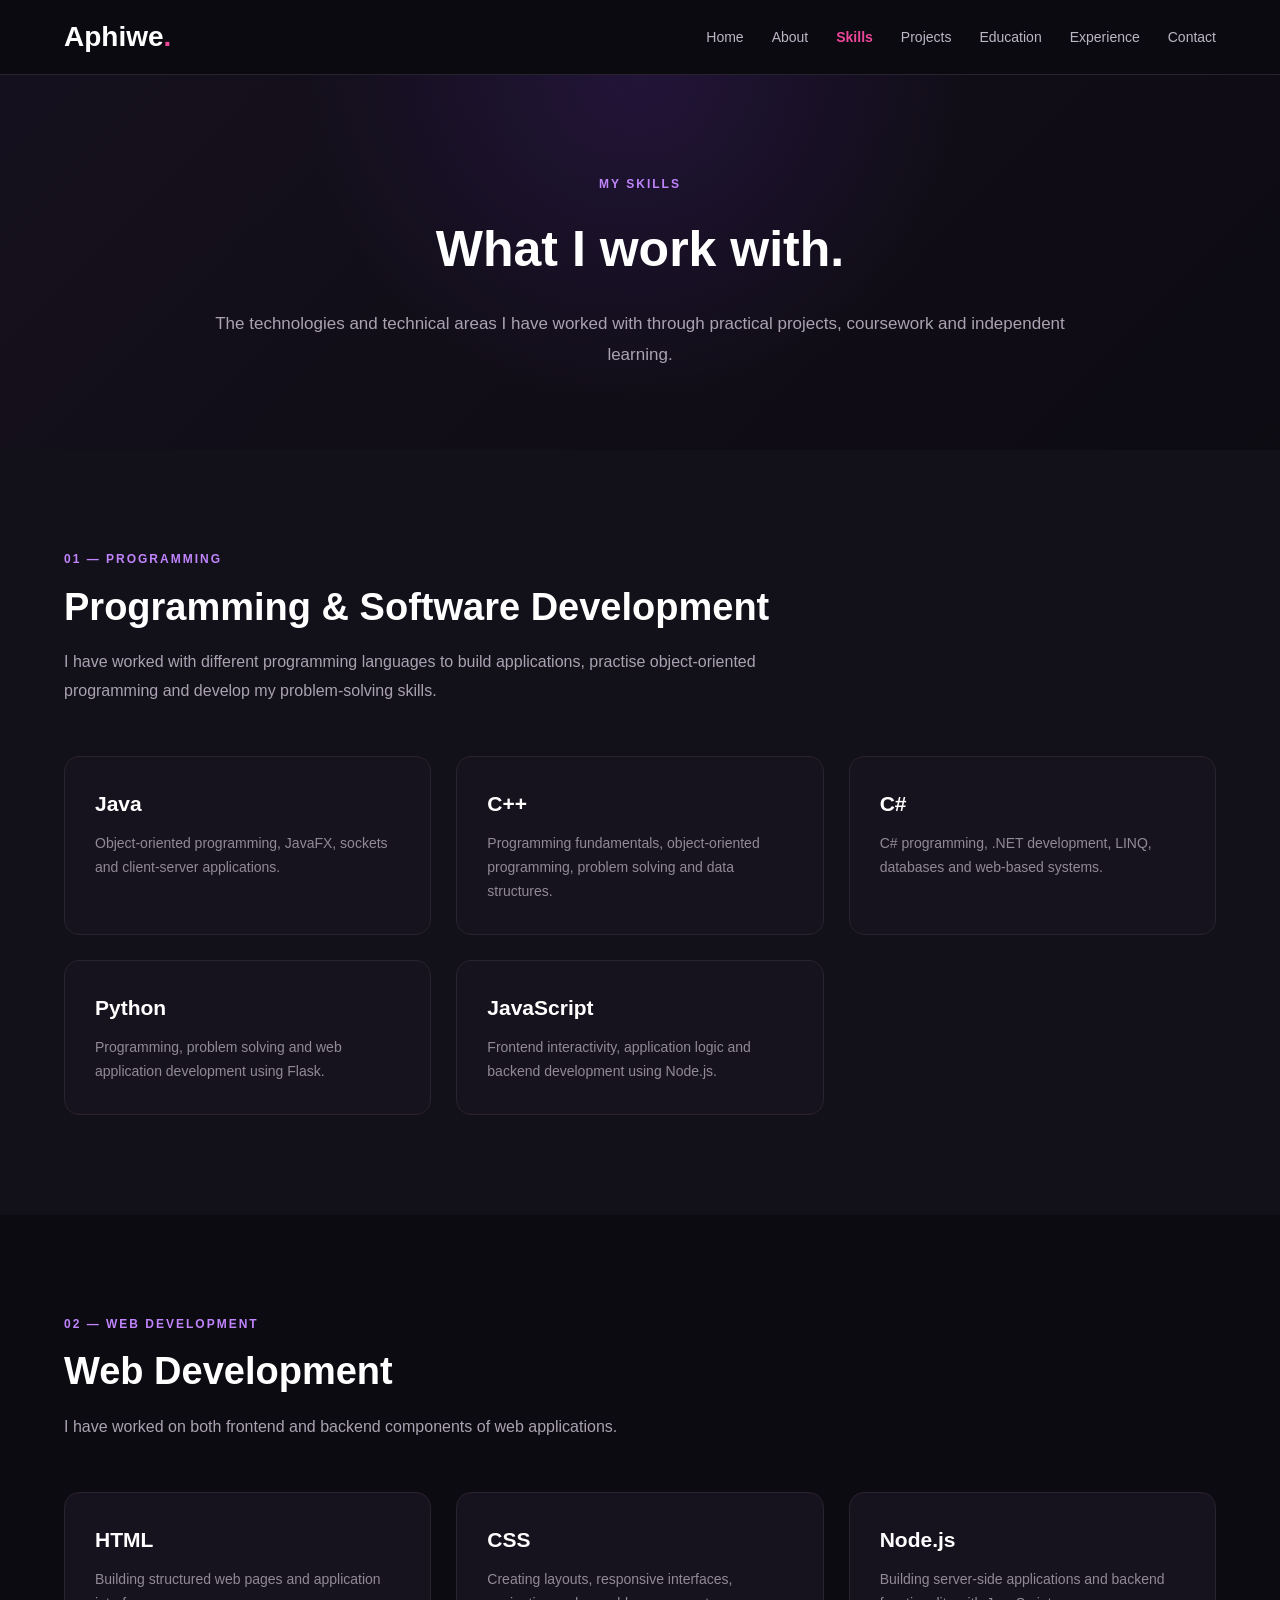
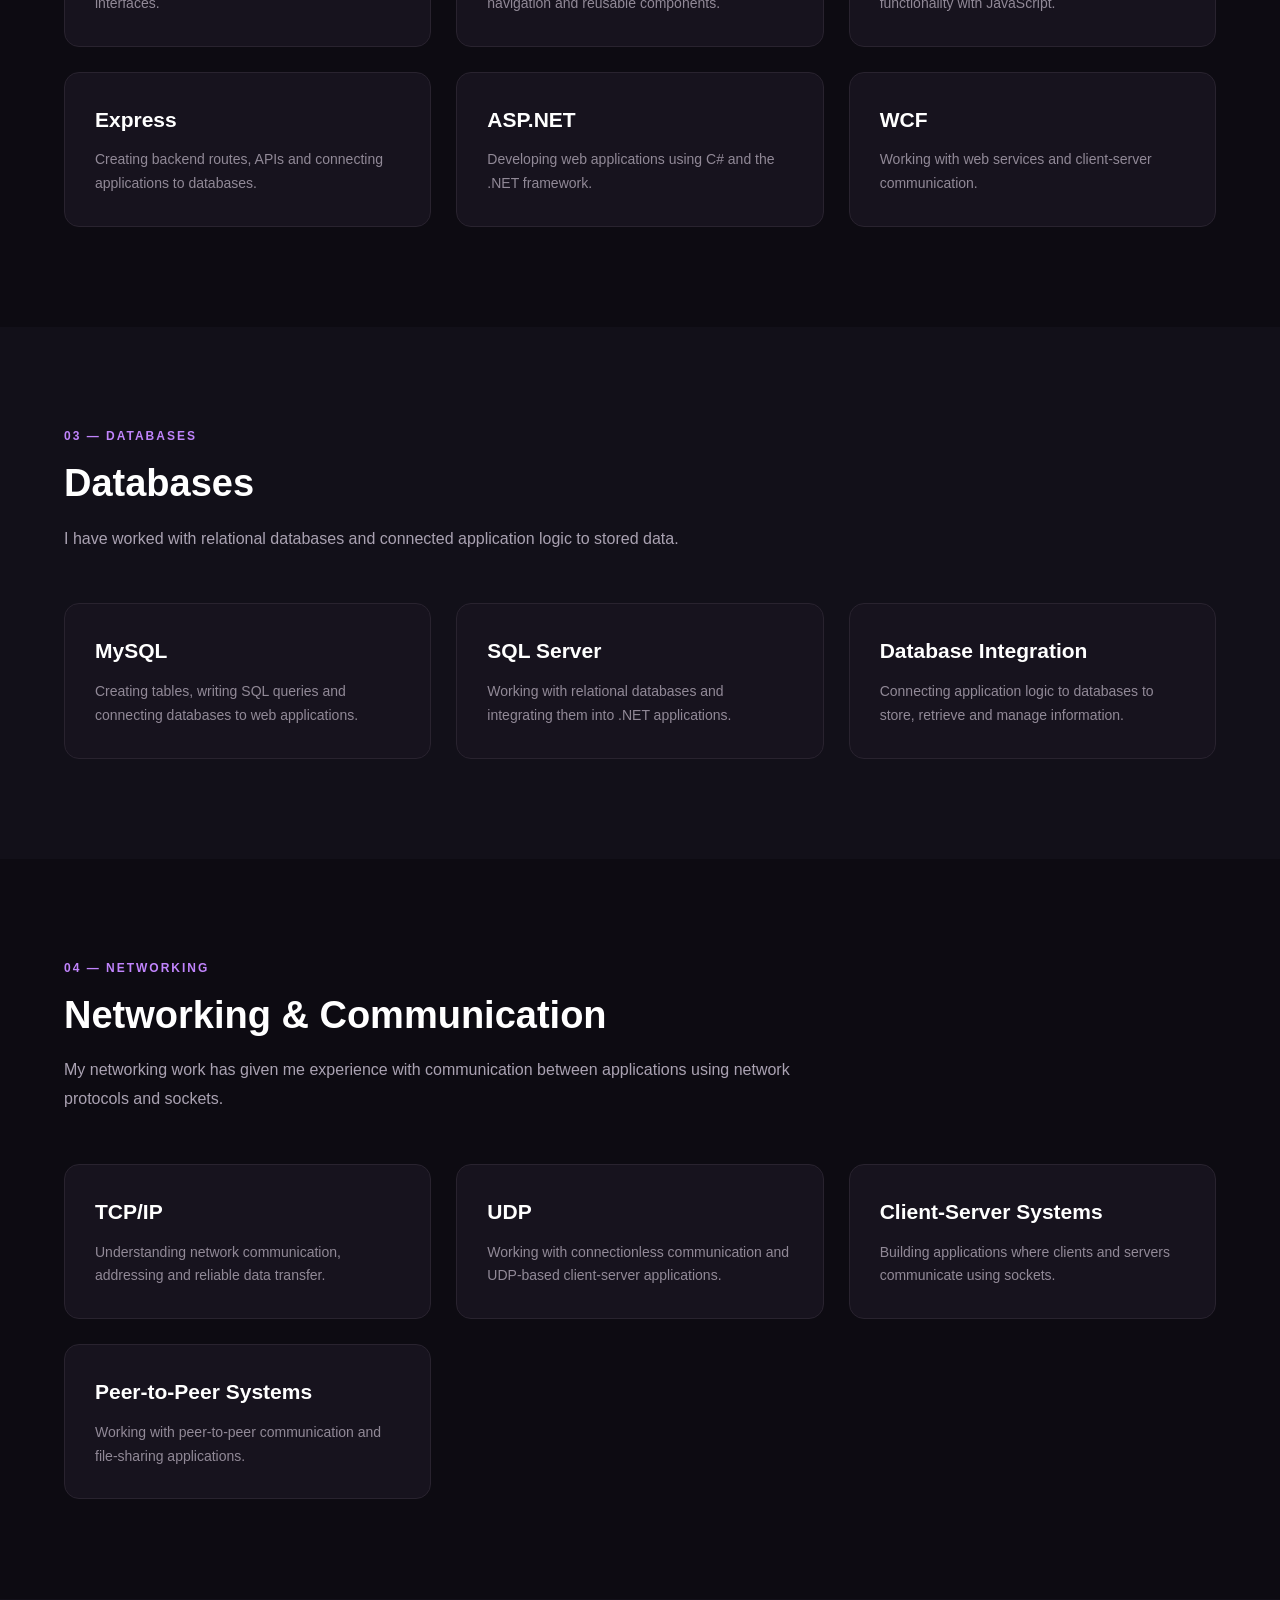
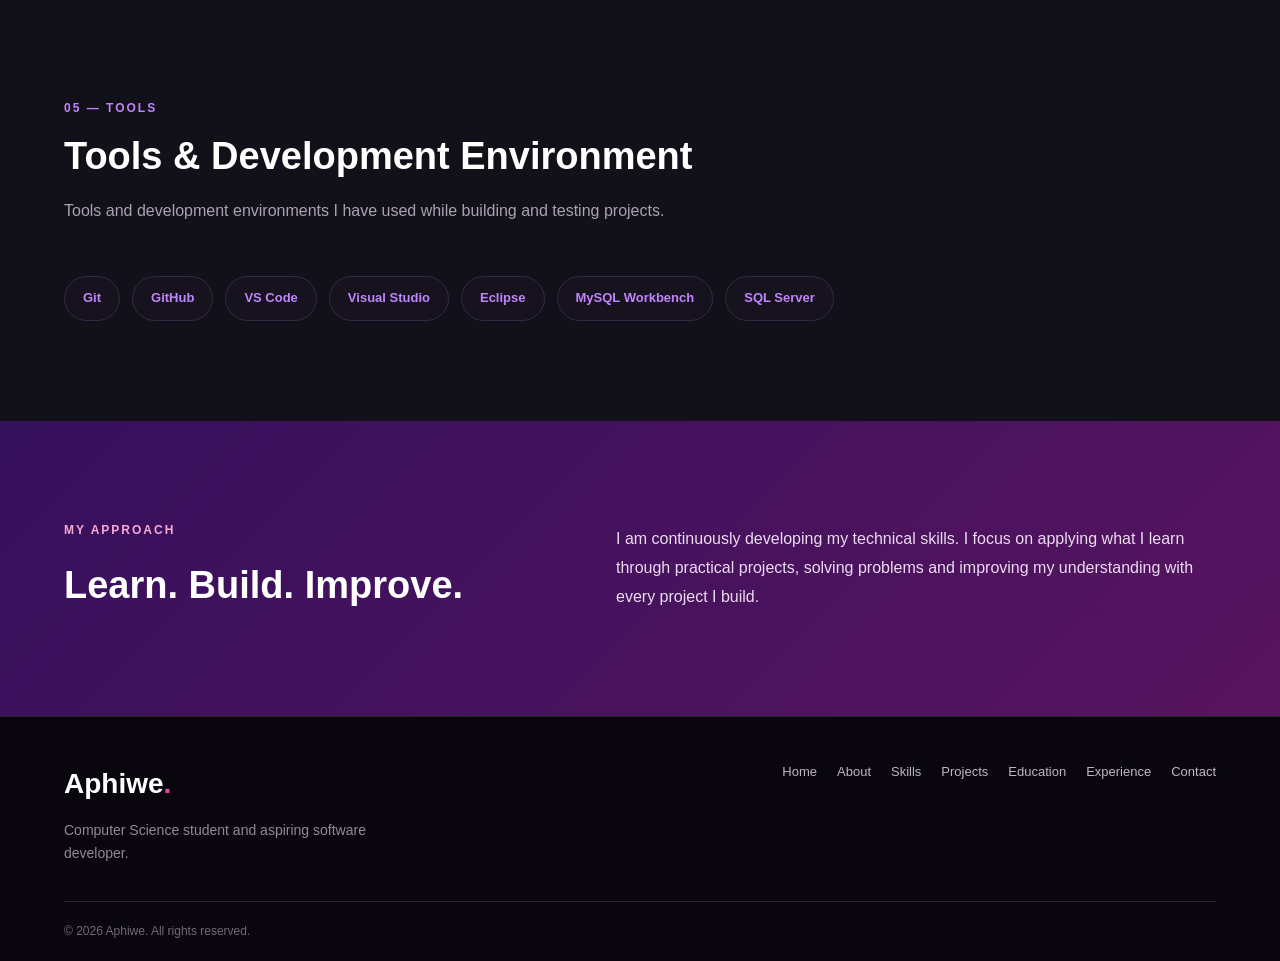
<file: skills.html>
<!DOCTYPE html>
<html lang="en">

<head>

    <meta charset="UTF-8">
    <meta name="viewport" content="width=device-width, initial-scale=1.0">

    <title>Skills | Aphiwe</title>

    <link rel="stylesheet" href="css/style.css">

</head>

<body>

    <!-- Header -->
    <header class="header">

        <div class="nav-container">

            <a href="index.html" class="logo">
                Aphiwe<span>.</span>
            </a>

            <nav class="navigation">

                <a href="index.html">Home</a>

                <a href="about.html">About</a>

                <a href="skills.html" class="active">Skills</a>

                <a href="projects.html">Projects</a>

                <a href="education.html">Education</a>

                <a href="experience.html">Experience</a>

                <a href="contact.html">Contact</a>

            </nav>

        </div>

    </header>


    <!-- Main -->
    <main>

        <!-- Skills Hero -->
        <section class="skills-hero">

            <div class="section-container">

                <p class="section-label">
                    MY SKILLS
                </p>

                <h1>
                    What I work with.
                </h1>

                <p>
                    The technologies and technical areas I have worked
                    with through practical projects, coursework and
                    independent learning.
                </p>

            </div>

        </section>


        <!-- Programming -->
        <section class="skills-section">

            <div class="section-container">

                <div class="section-heading">

                    <p class="section-label">
                        01 — PROGRAMMING
                    </p>

                    <h2>
                        Programming & Software Development
                    </h2>

                    <p>
                        I have worked with different programming languages
                        to build applications, practise object-oriented
                        programming and develop my problem-solving skills.
                    </p>

                </div>


                <div class="skills-grid">

                    <div class="skill-card">

                        <h3>Java</h3>

                        <p>
                            Object-oriented programming, JavaFX,
                            sockets and client-server applications.
                        </p>

                    </div>


                    <div class="skill-card">

                        <h3>C++</h3>

                        <p>
                            Programming fundamentals, object-oriented
                            programming, problem solving and data structures.
                        </p>

                    </div>


                    <div class="skill-card">

                        <h3>C#</h3>

                        <p>
                            C# programming, .NET development, LINQ,
                            databases and web-based systems.
                        </p>

                    </div>


                    <div class="skill-card">

                        <h3>Python</h3>

                        <p>
                            Programming, problem solving and
                            web application development using Flask.
                        </p>

                    </div>


                    <div class="skill-card">

                        <h3>JavaScript</h3>

                        <p>
                            Frontend interactivity, application logic
                            and backend development using Node.js.
                        </p>

                    </div>

                </div>

            </div>

        </section>


        <!-- Web Development -->
        <section class="skills-section soft-section">

            <div class="section-container">

                <div class="section-heading">

                    <p class="section-label">
                        02 — WEB DEVELOPMENT
                    </p>

                    <h2>
                        Web Development
                    </h2>

                    <p>
                        I have worked on both frontend and backend
                        components of web applications.
                    </p>

                </div>


                <div class="skills-grid">

                    <div class="skill-card">

                        <h3>HTML</h3>

                        <p>
                            Building structured web pages and
                            application interfaces.
                        </p>

                    </div>


                    <div class="skill-card">

                        <h3>CSS</h3>

                        <p>
                            Creating layouts, responsive interfaces,
                            navigation and reusable components.
                        </p>

                    </div>


                    <div class="skill-card">

                        <h3>Node.js</h3>

                        <p>
                            Building server-side applications and
                            backend functionality with JavaScript.
                        </p>

                    </div>


                    <div class="skill-card">

                        <h3>Express</h3>

                        <p>
                            Creating backend routes, APIs and
                            connecting applications to databases.
                        </p>

                    </div>


                    <div class="skill-card">

                        <h3>ASP.NET</h3>

                        <p>
                            Developing web applications using
                            C# and the .NET framework.
                        </p>

                    </div>


                    <div class="skill-card">

                        <h3>WCF</h3>

                        <p>
                            Working with web services and
                            client-server communication.
                        </p>

                    </div>

                </div>

            </div>

        </section>


        <!-- Databases -->
        <section class="skills-section">

            <div class="section-container">

                <div class="section-heading">

                    <p class="section-label">
                        03 — DATABASES
                    </p>

                    <h2>
                        Databases
                    </h2>

                    <p>
                        I have worked with relational databases and
                        connected application logic to stored data.
                    </p>

                </div>


                <div class="skills-grid">

                    <div class="skill-card">

                        <h3>MySQL</h3>

                        <p>
                            Creating tables, writing SQL queries and
                            connecting databases to web applications.
                        </p>

                    </div>


                    <div class="skill-card">

                        <h3>SQL Server</h3>

                        <p>
                            Working with relational databases and
                            integrating them into .NET applications.
                        </p>

                    </div>


                    <div class="skill-card">

                        <h3>Database Integration</h3>

                        <p>
                            Connecting application logic to databases
                            to store, retrieve and manage information.
                        </p>

                    </div>

                </div>

            </div>

        </section>


        <!-- Networking -->
        <section class="skills-section soft-section">

            <div class="section-container">

                <div class="section-heading">

                    <p class="section-label">
                        04 — NETWORKING
                    </p>

                    <h2>
                        Networking & Communication
                    </h2>

                    <p>
                        My networking work has given me experience with
                        communication between applications using network
                        protocols and sockets.
                    </p>

                </div>


                <div class="skills-grid">

                    <div class="skill-card">

                        <h3>TCP/IP</h3>

                        <p>
                            Understanding network communication,
                            addressing and reliable data transfer.
                        </p>

                    </div>


                    <div class="skill-card">

                        <h3>UDP</h3>

                        <p>
                            Working with connectionless communication
                            and UDP-based client-server applications.
                        </p>

                    </div>


                    <div class="skill-card">

                        <h3>Client-Server Systems</h3>

                        <p>
                            Building applications where clients and
                            servers communicate using sockets.
                        </p>

                    </div>


                    <div class="skill-card">

                        <h3>Peer-to-Peer Systems</h3>

                        <p>
                            Working with peer-to-peer communication
                            and file-sharing applications.
                        </p>

                    </div>

                </div>

            </div>

        </section>


        <!-- Tools -->
        <section class="skills-section">

            <div class="section-container">

                <div class="section-heading">

                    <p class="section-label">
                        05 — TOOLS
                    </p>

                    <h2>
                        Tools & Development Environment
                    </h2>

                    <p>
                        Tools and development environments I have
                        used while building and testing projects.
                    </p>

                </div>


                <div class="technology-list">

                    <span>Git</span>

                    <span>GitHub</span>

                    <span>VS Code</span>

                    <span>Visual Studio</span>

                    <span>Eclipse</span>

                    <span>MySQL Workbench</span>

                    <span>SQL Server</span>

                </div>

            </div>

        </section>


        <!-- Approach -->
        <section class="skills-approach">

            <div class="section-container">

                <div class="approach-container">

                    <div>

                        <p class="section-label">
                            MY APPROACH
                        </p>

                        <h2>
                            Learn. Build. Improve.
                        </h2>

                    </div>

                    <p>
                        I am continuously developing my technical skills.
                        I focus on applying what I learn through practical
                        projects, solving problems and improving my
                        understanding with every project I build.
                    </p>

                </div>

            </div>

        </section>

    </main>


    <!-- Footer -->
    <footer class="footer">

        <div class="footer-container">

            <div class="footer-brand">

                <a href="index.html" class="logo">
                    Aphiwe<span>.</span>
                </a>

                <p>
                    Computer Science student and aspiring
                    software developer.
                </p>

            </div>


            <div class="footer-links">

                <a href="index.html">Home</a>

                <a href="about.html">About</a>

                <a href="skills.html">Skills</a>

                <a href="projects.html">Projects</a>

                <a href="education.html">Education</a>

                <a href="experience.html">Experience</a>

                <a href="contact.html">Contact</a>

            </div>

        </div>


        <div class="footer-bottom">

            <p>
                © 2026 Aphiwe. All rights reserved.
            </p>

        </div>

    </footer>

</body>

</html>
</file>
<file: css/style.css>
/* General */
* {
    margin: 0;
    padding: 0;
    box-sizing: border-box;
}

html {
    scroll-behavior: smooth;
}

body {
    font-family: Arial, Helvetica, sans-serif;
    background: #0d0b12;
    color: #f5f3f7;
    line-height: 1.6;
}

a {
    text-decoration: none;
}

section {
    padding: 100px 0;
}

.section-container {
    width: 90%;
    max-width: 1200px;
    margin: 0 auto;
}


/* Header */
.header,
.site-header {
    position: fixed;
    top: 0;
    left: 0;
    width: 100%;
    height: 75px;

    background: rgba(13, 11, 18, 0.96);

    border-bottom: 1px solid #29232f;

    z-index: 1000;
}

.nav-container {
    width: 90%;
    max-width: 1200px;
    height: 100%;
    margin: 0 auto;

    display: flex;
    align-items: center;
    justify-content: space-between;
}


/* Logo */
.logo {
    color: #ffffff;
    font-size: 28px;
    font-weight: 700;
}

.logo span {
    color: #ec4899;
}


/* Navigation */
.navigation {
    display: flex;
    align-items: center;
    gap: 28px;
}

.navigation a {
    color: #bdb6c5;
    font-size: 14px;
    font-weight: 500;

    transition: 0.3s ease;
}

.navigation a:hover {
    color: #c084fc;
}

.navigation a.active {
    color: #ec4899;
    font-weight: 600;
}


/* Main */
main {
    min-height: calc(100vh - 140px);
    padding-top: 75px;
}


/* Common Text */
.section-label {
    color: #c084fc;
    font-size: 12px;
    font-weight: 700;
    letter-spacing: 2px;
    margin-bottom: 15px;
}

.section-heading {
    max-width: 750px;
    margin-bottom: 50px;
}

.section-heading h2 {
    color: #ffffff;
    font-size: 38px;
    line-height: 1.2;
    margin-bottom: 18px;
}

.section-heading > p:last-child {
    color: #aaa2b2;
    font-size: 16px;
    line-height: 1.8;
}


/* Buttons */
.btn {
    display: inline-block;

    padding: 14px 25px;

    border-radius: 8px;

    font-size: 14px;
    font-weight: 600;

    transition: 0.3s ease;
}

.primary-btn {
    background: #7c3aed;
    color: #ffffff;
}

.primary-btn:hover {
    background: #9333ea;
    transform: translateY(-2px);
}

.secondary-btn {
    background: transparent;
    color: #c084fc;

    border: 1px solid #7c3aed;
}

.secondary-btn:hover {
    background: #7c3aed;
    color: #ffffff;
}


/* Footer */
.footer,
.site-footer {
    background: #09070d;
    color: #ffffff;

    border-top: 1px solid #29232f;

    padding: 45px 0 20px;
}

.footer-container {
    width: 90%;
    max-width: 1200px;

    margin: 0 auto;

    display: flex;
    align-items: flex-start;
    justify-content: space-between;

    gap: 50px;
}

.footer-brand {
    max-width: 350px;
}

.footer-brand .logo {
    display: inline-block;
    margin-bottom: 12px;
}

.footer-brand p {
    color: #918997;
    font-size: 14px;
    line-height: 1.7;
}

.footer-links {
    display: flex;
    flex-wrap: wrap;
    gap: 20px;
}

.footer-links a {
    color: #bdb6c5;
    font-size: 13px;

    transition: 0.3s ease;
}

.footer-links a:hover {
    color: #ec4899;
}

.footer-bottom {
    width: 90%;
    max-width: 1200px;

    margin: 35px auto 0;

    padding-top: 20px;

    border-top: 1px solid #29232f;
}

.footer-bottom p {
    color: #716a76;
    font-size: 12px;
}


/* Home Hero */
.hero {
    min-height: calc(100vh - 75px);

    display: flex;
    align-items: center;

    background:
        radial-gradient(
            circle at 80% 30%,
            rgba(124, 58, 237, 0.15),
            transparent 35%
        ),
        linear-gradient(135deg, #0d0b12, #15101d);
}

.hero-container {
    width: 90%;
    max-width: 1200px;

    margin: 0 auto;

    display: flex;
    align-items: center;
    justify-content: space-between;

    gap: 70px;
}

.hero-text {
    flex: 1;
}

.hero-small-text {
    color: #c084fc;

    font-size: 13px;
    font-weight: 700;

    letter-spacing: 2px;

    margin-bottom: 15px;
}

.hero h1 {
    color: #ffffff;

    font-size: 64px;
    line-height: 1.1;

    margin-bottom: 15px;
}

.hero h1 span {
    color: #c084fc;
}

.hero h2 {
    color: #ec4899;

    font-size: 28px;
    font-weight: 500;

    margin-bottom: 25px;
}

.hero-description {
    max-width: 600px;

    color: #aaa2b2;

    font-size: 17px;
    line-height: 1.8;

    margin-bottom: 30px;
}

.hero-buttons {
    display: flex;
    gap: 15px;
    flex-wrap: wrap;
}


/* Hero Image */
.hero-image {
    flex: 0 0 380px;

    display: flex;
    justify-content: center;
}

.image-circle {
    width: 350px;
    height: 350px;

    padding: 7px;

    border-radius: 50%;

    background: linear-gradient(
        135deg,
        #7c3aed,
        #ec4899
    );
}

.image-circle img {
    width: 100%;
    height: 100%;

    object-fit: cover;

    border-radius: 50%;

    border: 6px solid #0d0b12;
}


/* Home Sections */
.what-i-do {
    background: #0d0b12;
}

.service-cards {
    display: grid;
    grid-template-columns: repeat(4, 1fr);

    gap: 20px;
}

.service-card {
    padding: 30px 25px;

    background: #15121b;

    border: 1px solid #29232f;
    border-radius: 14px;

    transition: 0.3s ease;
}

.service-card:hover {
    transform: translateY(-6px);

    border-color: #7c3aed;

    box-shadow:
        0 15px 35px rgba(124, 58, 237, 0.15);
}

.service-icon {
    width: 50px;
    height: 50px;

    display: flex;
    align-items: center;
    justify-content: center;

    background: #241637;
    color: #c084fc;

    border-radius: 10px;

    font-size: 12px;
    font-weight: 700;

    margin-bottom: 20px;
}

.service-card h3 {
    color: #ffffff;

    font-size: 20px;

    margin-bottom: 12px;
}

.service-card p {
    color: #918997;

    font-size: 14px;
    line-height: 1.7;
}


/* About Preview */
.about-preview {
    background: #121019;
}

.about-container {
    display: grid;

    grid-template-columns: 0.8fr 1.2fr;

    align-items: center;

    gap: 80px;
}

.about-preview-image img {
    width: 100%;
    max-width: 400px;

    display: block;

    margin: 0 auto;

    border-radius: 20px;

    border: 1px solid #332a3c;
}

.about-preview-text p:not(.section-label) {
    color: #aaa2b2;

    line-height: 1.8;

    margin-bottom: 15px;
}

.text-link {
    display: inline-block;

    color: #c084fc;

    font-weight: 600;

    margin-top: 10px;
}

.text-link:hover {
    color: #ec4899;
}


/* Technologies */
.technologies {
    background: #0d0b12;
}

.technology-list {
    display: flex;
    flex-wrap: wrap;

    gap: 12px;
}

.technology-list span {
    padding: 11px 18px;

    background: #17131e;

    color: #c084fc;

    border: 1px solid #352844;

    border-radius: 30px;

    font-size: 13px;
    font-weight: 600;
}


/* Featured Projects */
.featured-projects {
    background: #121019;
}

.project-heading {
    display: flex;

    justify-content: space-between;
    align-items: end;

    max-width: none;
}

.project-grid {
    display: grid;

    grid-template-columns: repeat(2, 1fr);

    gap: 25px;
}

.project-card {
    position: relative;

    padding: 35px;

    background: #17131e;

    border: 1px solid #29232f;

    border-radius: 15px;

    transition: 0.3s ease;
}

.project-card:hover {
    transform: translateY(-5px);

    border-color: #7c3aed;

    box-shadow:
        0 15px 35px rgba(124, 58, 237, 0.15);
}

.project-number {
    position: absolute;

    top: 25px;
    right: 30px;

    color: #2a2034;

    font-size: 35px;
    font-weight: 700;
}

.project-category {
    color: #ec4899;

    font-size: 11px;
    font-weight: 700;

    letter-spacing: 1.5px;

    margin-bottom: 10px;
}

.project-card h3 {
    color: #ffffff;

    font-size: 25px;

    margin-bottom: 15px;
}

.project-card > p:not(.project-category) {
    color: #aaa2b2;

    font-size: 15px;
    line-height: 1.7;

    margin-bottom: 20px;
}

.project-technologies {
    display: flex;
    flex-wrap: wrap;

    gap: 8px;

    margin-bottom: 25px;
}

.project-technologies span {
    padding: 6px 10px;

    background: #241637;

    color: #c084fc;

    border-radius: 5px;

    font-size: 11px;
    font-weight: 600;
}

.project-link {
    color: #c084fc;

    font-size: 13px;
    font-weight: 700;
}

.project-link:hover {
    color: #ec4899;
}


/* Contact CTA */
.home-contact {
    background:
        linear-gradient(
            135deg,
            #35105c,
            #58145f
        );

    text-align: center;

    color: #ffffff;
}

.contact-container {
    width: 90%;
    max-width: 800px;

    margin: 0 auto;
}

.home-contact .section-label {
    color: #f9a8d4;
}

.home-contact h2 {
    color: #ffffff;

    font-size: 38px;

    margin-bottom: 18px;
}

.home-contact p:not(.section-label) {
    color: #eadcf1;

    line-height: 1.8;

    margin-bottom: 30px;
}

.home-contact .primary-btn {
    background: #ffffff;
    color: #6d28d9;
}

.home-contact .primary-btn:hover {
    background: #ec4899;
    color: #ffffff;
}


/* About Page */
.about-hero,
.education-hero,
.skills-hero,
.projects-hero,
.experience-hero {
    padding: 100px 0 80px;

    text-align: center;

    background:
        radial-gradient(
            circle at 50% 0%,
            rgba(124, 58, 237, 0.15),
            transparent 45%
        ),
        linear-gradient(
            135deg,
            #15101d,
            #0d0b12
        );
}

.about-hero .section-container,
.education-hero .section-container,
.skills-hero .section-container,
.projects-hero .section-container,
.experience-hero .section-container {
    max-width: 850px;
}

.about-hero h1,
.education-hero h1,
.skills-hero h1,
.projects-hero h1,
.experience-hero h1 {
    color: #ffffff;

    font-size: 50px;

    margin-bottom: 20px;
}

.about-hero p:last-child,
.education-hero p:last-child,
.skills-hero p:last-child,
.projects-hero p:last-child,
.experience-hero p:not(.section-label) {
    color: #aaa2b2;

    font-size: 17px;

    line-height: 1.8;
}


/* About Main */
.about-section {
    background: #121019;
}

.about-grid {
    display: grid;

    grid-template-columns: 0.8fr 1.2fr;

    align-items: center;

    gap: 80px;
}

.about-image {
    display: flex;
    justify-content: center;
}

.about-image img {
    width: 100%;
    max-width: 380px;
    height: 450px;

    object-fit: cover;

    border-radius: 20px;

    border: 1px solid #3a3044;

    box-shadow:
        0 20px 45px rgba(0, 0, 0, 0.35);
}

.about-content {
    max-width: 650px;
}

.about-content h2 {
    color: #ffffff;

    font-size: 38px;
    line-height: 1.2;

    margin-bottom: 25px;
}

.about-content p:not(.section-label) {
    color: #aaa2b2;

    line-height: 1.8;

    margin-bottom: 18px;
}


/* About Interests */
.about-interests {
    background: #0d0b12;
}

.about-interests .section-heading {
    max-width: 700px;
}

.interest-grid {
    display: grid;

    grid-template-columns: repeat(2, 1fr);

    gap: 25px;
}

.interest-card {
    padding: 35px;

    background: #17131e;

    border: 1px solid #29232f;

    border-radius: 18px;

    transition: 0.3s ease;
}

.interest-card:hover {
    transform: translateY(-5px);

    border-color: #7c3aed;

    box-shadow:
        0 15px 35px rgba(124, 58, 237, 0.12);
}

.interest-card h3 {
    color: #ffffff;

    font-size: 21px;

    margin-bottom: 12px;
}

.interest-card p {
    color: #918997;

    line-height: 1.7;
}


/* Approach */
.about-approach,
.skills-approach,
.experience-cta {
    background:
        linear-gradient(
            135deg,
            #35105c,
            #58145f
        );
}

.approach-container,
.cta-container {
    display: flex;

    align-items: center;

    justify-content: space-between;

    gap: 60px;
}

.approach-container > div,
.cta-container > div {
    max-width: 550px;
}

.approach-container h2,
.cta-container h2 {
    color: #ffffff;

    font-size: 38px;

    margin-top: 10px;
}

.approach-container .section-label,
.cta-container .section-label {
    color: #f9a8d4;
}

.approach-container > p,
.cta-container p:not(.section-label) {
    max-width: 600px;

    color: #eadcf1;

    line-height: 1.8;
}


/* Education */
.education-section {
    background: #121019;
}

.education-card {
    display: grid;

    grid-template-columns: 160px 1fr;

    gap: 40px;

    padding: 40px;

    background: #17131e;

    border: 1px solid #352844;

    border-left: 5px solid #7c3aed;

    border-radius: 15px;
}

.education-date {
    color: #c084fc;

    font-size: 14px;
    font-weight: 700;
}

.education-type {
    color: #ec4899;

    font-size: 11px;
    font-weight: 700;

    letter-spacing: 1.5px;

    margin-bottom: 10px;
}

.education-content h3 {
    color: #ffffff;

    font-size: 25px;

    margin-bottom: 8px;
}

.education-content h4 {
    color: #c084fc;

    font-size: 17px;

    margin-bottom: 18px;
}

.education-content > p:not(.education-type) {
    color: #aaa2b2;

    line-height: 1.8;

    margin-bottom: 20px;
}

.education-tags {
    display: flex;
    flex-wrap: wrap;
    gap: 8px;
}

.education-tags span {
    padding: 7px 12px;

    background: #21192b;

    color: #c084fc;

    border: 1px solid #3a2a49;

    border-radius: 20px;

    font-size: 12px;
    font-weight: 600;
}


/* Certifications */
.certifications-section {
    background: #0d0b12;
}

.certification-grid {
    display: grid;

    grid-template-columns: repeat(2, 1fr);

    gap: 25px;
}

.certification-card {
    display: flex;

    gap: 25px;

    padding: 30px;

    background: #17131e;

    border: 1px solid #29232f;

    border-radius: 15px;

    transition: 0.3s ease;
}

.certification-card:hover {
    transform: translateY(-5px);

    border-color: #7c3aed;

    box-shadow:
        0 15px 35px rgba(124, 58, 237, 0.12);
}

.certificate-icon {
    flex-shrink: 0;

    width: 55px;
    height: 55px;

    display: flex;
    align-items: center;
    justify-content: center;

    background: #241637;

    color: #c084fc;

    border-radius: 10px;

    font-size: 10px;
    font-weight: 700;
}

.certificate-content {
    flex: 1;
}

.certificate-status {
    color: #ec4899;

    font-size: 11px;
    font-weight: 700;

    letter-spacing: 1.5px;

    margin-bottom: 8px;
}

.certificate-content h3 {
    color: #ffffff;

    font-size: 21px;

    margin-bottom: 7px;
}

.certificate-content h4 {
    color: #c084fc;

    font-size: 14px;

    margin-bottom: 8px;
}

.certificate-date {
    color: #716a76;

    font-size: 13px;

    margin-bottom: 15px;
}

.certificate-content > p:not(.certificate-status):not(.certificate-date) {
    color: #918997;

    font-size: 14px;

    line-height: 1.7;

    margin-bottom: 18px;
}

.certificate-link {
    color: #c084fc;

    font-size: 13px;
    font-weight: 700;
}

.certificate-link:hover {
    color: #ec4899;
}


/* Currently Learning */
.currently-learning {
    background: #121019;
}

.learning-container {
    display: flex;

    align-items: center;

    justify-content: space-between;

    gap: 50px;

    padding: 50px;

    background:
        linear-gradient(
            135deg,
            #35105c,
            #58145f
        );

    border-radius: 20px;
}

.learning-container h2 {
    color: #ffffff;

    font-size: 32px;

    margin-bottom: 15px;
}

.learning-container .section-label {
    color: #f9a8d4;
}

.learning-container p:not(.section-label) {
    color: #eadcf1;

    line-height: 1.8;

    max-width: 700px;
}


/* Skills */
.skills-section {
    background: #121019;
}

.skills-section.soft-section {
    background: #0d0b12;
}

.skills-grid {
    display: grid;

    grid-template-columns: repeat(3, 1fr);

    gap: 25px;
}

.skill-card {
    padding: 30px;

    background: #17131e;

    border: 1px solid #29232f;

    border-radius: 15px;

    transition: 0.3s ease;
}

.skill-card:hover {
    transform: translateY(-5px);

    border-color: #7c3aed;

    box-shadow:
        0 15px 35px rgba(124, 58, 237, 0.12);
}

.skill-card h3 {
    color: #ffffff;

    font-size: 21px;

    margin-bottom: 12px;
}

.skill-card p {
    color: #918997;

    font-size: 14px;

    line-height: 1.7;
}


/* Projects */
.projects-section {
    background: #121019;
}

.project-list {
    display: flex;

    flex-direction: column;

    gap: 30px;
}

.project-detail-card {
    display: grid;

    grid-template-columns: 100px 1fr;

    gap: 35px;

    padding: 40px;

    background: #17131e;

    border: 1px solid #352844;

    border-radius: 18px;

    transition: 0.3s ease;
}

.project-detail-card:hover {
    transform: translateY(-5px);

    border-color: #7c3aed;

    box-shadow:
        0 15px 35px rgba(124, 58, 237, 0.14);
}

.project-detail-number {
    color: #c084fc;

    font-size: 32px;
    font-weight: 800;
}

.project-detail-content {
    max-width: 850px;
}

.project-detail-content h2 {
    color: #ffffff;

    font-size: 30px;

    margin-bottom: 15px;
}

.project-detail-content > p:not(.project-category) {
    color: #aaa2b2;

    line-height: 1.8;

    margin-bottom: 15px;
}

.project-detail-content .project-technologies span {
    padding: 7px 12px;

    background: #241637;

    color: #c084fc;

    border: 1px solid #3a2a49;

    border-radius: 20px;

    font-size: 12px;
    font-weight: 600;
}

.project-status {
    display: flex;

    align-items: center;

    gap: 8px;

    color: #918997;

    font-size: 13px;

    margin-bottom: 20px;
}

.status-dot {
    width: 8px;
    height: 8px;

    background: #ec4899;

    border-radius: 50%;
}

.project-actions {
    display: flex;

    gap: 12px;

    flex-wrap: wrap;
}

.projects-cta {
    background: #0d0b12;
}

.projects-cta-content {
    max-width: 700px;

    margin: auto;

    text-align: center;
}

.projects-cta-content h2 {
    color: #ffffff;

    font-size: 36px;

    margin-bottom: 15px;
}

.projects-cta-content p:not(.section-label) {
    color: #aaa2b2;

    line-height: 1.8;

    margin-bottom: 25px;
}


/* Experience */
.experience-section {
    background: #121019;
}

.experience-section .section-heading {
    max-width: 750px;
}

.experience-card {
    display: grid;

    grid-template-columns: 180px 1fr;

    gap: 40px;

    padding: 45px;

    background: #17131e;

    border: 1px solid #352844;

    border-left: 5px solid #7c3aed;

    border-radius: 18px;

    transition: 0.3s ease;
}

.experience-card:hover {
    transform: translateY(-5px);

    border-color: #7c3aed;

    box-shadow:
        0 18px 40px rgba(124, 58, 237, 0.14);
}

.experience-date {
    color: #c084fc;

    font-size: 15px;
    font-weight: 700;
}

.experience-content {
    max-width: 750px;
}

.experience-type {
    color: #ec4899;

    font-size: 12px;
    font-weight: 800;

    letter-spacing: 1.5px;

    margin-bottom: 10px;
}

.experience-content h3 {
    color: #ffffff;

    font-size: 28px;

    margin-bottom: 18px;
}

.experience-content > p:not(.experience-type) {
    color: #aaa2b2;

    margin-bottom: 25px;

    line-height: 1.8;
}

.experience-list {
    margin: 0 0 30px;
    padding-left: 20px;
}

.experience-list li {
    color: #aaa2b2;

    line-height: 1.7;

    margin-bottom: 13px;
}

.experience-list li::marker {
    color: #ec4899;
}

.experience-tags {
    display: flex;

    flex-wrap: wrap;

    gap: 10px;
}

.experience-tags span {
    padding: 8px 14px;

    background: #21192b;

    color: #c084fc;

    border: 1px solid #3a2a49;

    border-radius: 30px;

    font-size: 12px;
    font-weight: 600;
}


/* Project Experience */
.project-experience {
    background: #0d0b12;
}

.experience-grid {
    display: grid;

    grid-template-columns: repeat(2, 1fr);

    gap: 25px;
}

.experience-item {
    padding: 35px;

    background: #17131e;

    border: 1px solid #29232f;

    border-radius: 18px;

    transition: 0.3s ease;
}

.experience-item:hover {
    transform: translateY(-6px);

    border-color: #7c3aed;

    box-shadow:
        0 15px 35px rgba(124, 58, 237, 0.12);
}

.experience-icon {
    width: 55px;
    height: 55px;

    display: flex;
    align-items: center;
    justify-content: center;

    margin-bottom: 22px;

    background:
        linear-gradient(
            135deg,
            #7c3aed,
            #ec4899
        );

    color: #ffffff;

    border-radius: 14px;

    font-size: 11px;
    font-weight: 800;
}

.experience-item h3 {
    color: #ffffff;

    font-size: 21px;

    margin-bottom: 12px;
}

.experience-item p {
    color: #918997;

    line-height: 1.7;
}


/* Experience CTA */
.experience-cta {
    padding: 90px 0;
}


/* Contact Page */
.contact-section {
    background: #121019;
}

.contact-grid {
    display: grid;

    grid-template-columns: repeat(3, 1fr);

    gap: 25px;
}

.contact-card {
    padding: 30px;

    background: #17131e;

    border: 1px solid #29232f;

    border-radius: 15px;
}

.contact-card h3 {
    color: #ffffff;

    margin-bottom: 10px;
}

.contact-card p,
.contact-card a {
    color: #918997;

    font-size: 14px;
}

.contact-card a:hover {
    color: #ec4899;
}


/* Responsive */
@media (max-width: 1000px) {

    .navigation {
        gap: 18px;
    }

    .navigation a {
        font-size: 13px;
    }

    .hero-container {
        gap: 40px;
    }

    .hero h1 {
        font-size: 52px;
    }

    .hero-image {
        flex: 0 0 300px;
    }

    .image-circle {
        width: 280px;
        height: 280px;
    }

    .service-cards {
        grid-template-columns: repeat(2, 1fr);
    }

    .skills-grid {
        grid-template-columns: repeat(2, 1fr);
    }

    .about-grid {
        gap: 45px;
    }
}


@media (max-width: 768px) {

    section {
        padding: 70px 0;
    }

    .header,
    .site-header {
        height: auto;
    }

    .nav-container {
        flex-direction: column;

        padding: 18px 0;

        gap: 15px;
    }

    .navigation {
        flex-wrap: wrap;

        justify-content: center;

        gap: 12px 18px;
    }

    main {
        padding-top: 135px;
    }

    .hero {
        min-height: auto;

        padding: 80px 0;
    }

    .hero-container {
        flex-direction: column-reverse;

        text-align: center;
    }

    .hero h1 {
        font-size: 45px;
    }

    .hero h2 {
        font-size: 23px;
    }

    .hero-description {
        margin-left: auto;
        margin-right: auto;
    }

    .hero-buttons {
        justify-content: center;
    }

    .hero-image {
        flex: none;
    }

    .service-cards {
        grid-template-columns: 1fr;
    }

    .about-container,
    .about-grid {
        grid-template-columns: 1fr;

        text-align: center;
    }

    .about-content {
        max-width: 100%;
    }

    .about-image img {
        max-width: 330px;
        height: 400px;
    }

    .project-heading {
        flex-direction: column;

        align-items: flex-start;

        gap: 15px;
    }

    .project-grid {
        grid-template-columns: 1fr;
    }

    .interest-grid,
    .experience-grid {
        grid-template-columns: 1fr;
    }

    .skills-grid {
        grid-template-columns: 1fr;
    }

    .education-card,
    .experience-card {
        grid-template-columns: 1fr;

        gap: 15px;

        padding: 30px;
    }

    .certification-grid {
        grid-template-columns: 1fr;
    }

    .certification-card {
        flex-direction: column;
    }

    .project-detail-card {
        grid-template-columns: 1fr;

        gap: 15px;

        padding: 30px;
    }

    .learning-container,
    .approach-container,
    .cta-container {
        flex-direction: column;

        align-items: flex-start;

        padding: 35px;
    }

    .learning-container {
        padding: 35px;
    }

    .footer-container {
        flex-direction: column;

        gap: 25px;
    }

    .footer-links {
        gap: 15px;
    }

    .about-hero,
    .education-hero,
    .skills-hero,
    .projects-hero,
    .experience-hero {
        padding: 80px 0 65px;
    }

    .about-hero h1,
    .education-hero h1,
    .skills-hero h1,
    .projects-hero h1,
    .experience-hero h1 {
        font-size: 40px;
    }

    .section-heading h2 {
        font-size: 32px;
    }

    .about-content h2 {
        font-size: 32px;
    }

    .approach-container h2,
    .cta-container h2 {
        font-size: 32px;
    }

    .project-detail-content h2 {
        font-size: 26px;
    }

}


@media (max-width: 500px) {

    .nav-container {
        width: 92%;
    }

    .navigation {
        gap: 10px 14px;
    }

    .navigation a {
        font-size: 12px;
    }

    main {
        padding-top: 145px;
    }

    .hero h1 {
        font-size: 38px;
    }

    .hero h2 {
        font-size: 20px;
    }

    .hero-description {
        font-size: 15px;
    }

    .image-circle {
        width: 240px;
        height: 240px;
    }

    .about-image img {
        height: 350px;
    }

    .about-hero h1,
    .education-hero h1,
    .skills-hero h1,
    .projects-hero h1,
    .experience-hero h1 {
        font-size: 34px;
    }

    .about-hero p:last-child,
    .education-hero p:last-child,
    .skills-hero p:last-child,
    .projects-hero p:last-child,
    .experience-hero p:not(.section-label) {
        font-size: 15px;
    }

    .section-heading h2 {
        font-size: 29px;
    }

    .project-card,
    .skill-card,
    .interest-card,
    .experience-item {
        padding: 25px;
    }

    .project-detail-card,
    .experience-card {
        padding: 25px;
    }

    .project-detail-content h2,
    .experience-content h3 {
        font-size: 23px;
    }

    .learning-container {
        padding: 30px;
    }

    .learning-container h2 {
        font-size: 27px;
    }

    .footer-links {
        gap: 12px;
    }

}
</file>
